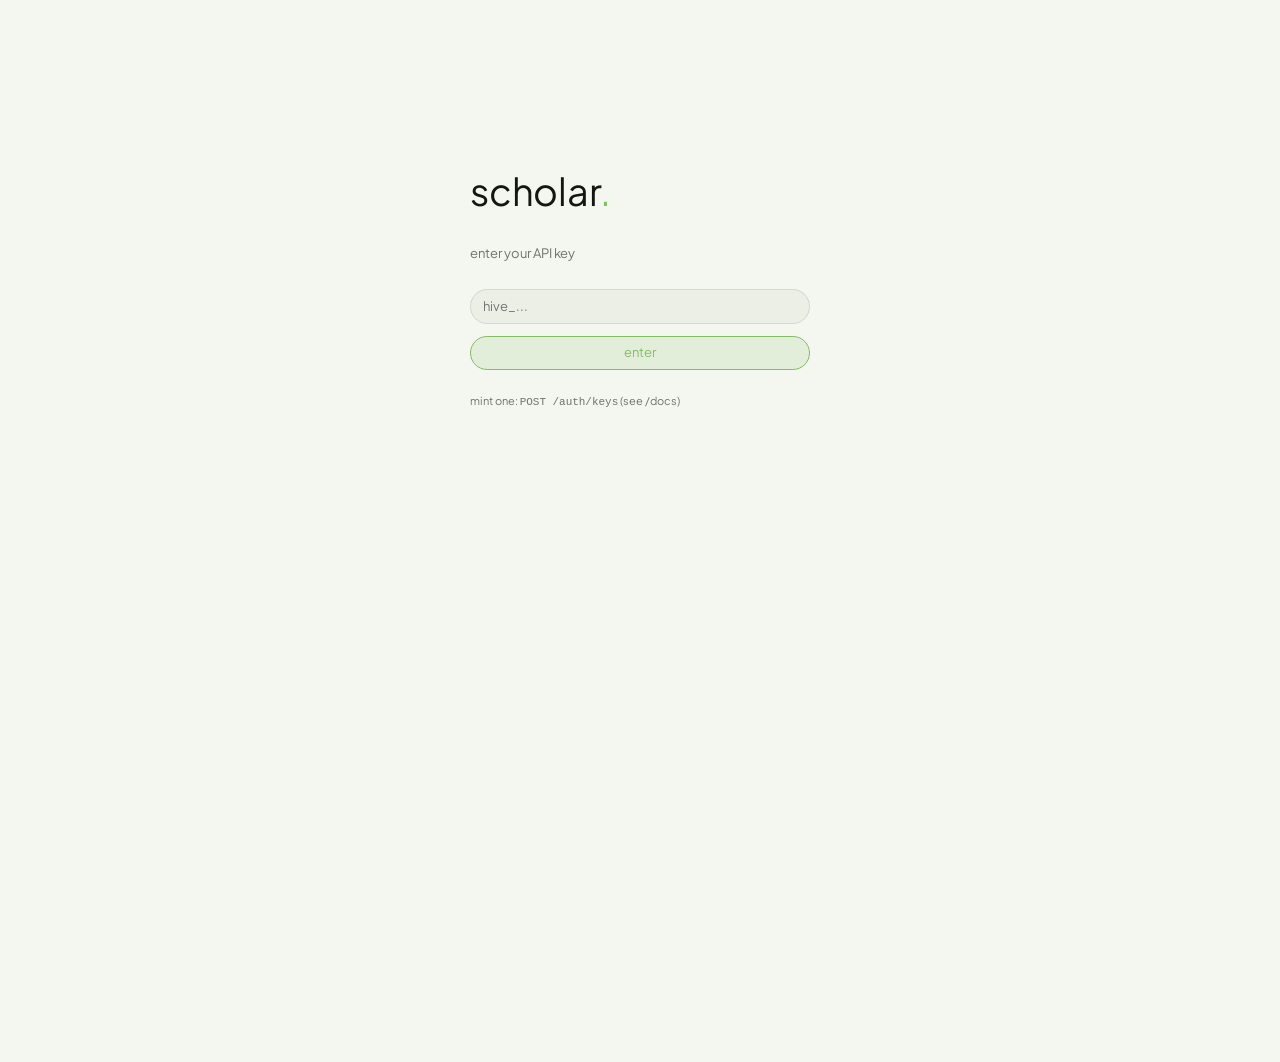
<file: webui/index.html>
<!doctype html>
<html lang="en">
<head>
<meta charset="utf-8" />
<meta name="viewport" content="width=device-width, initial-scale=1" />
<title>scholar.</title>
<link rel="preconnect" href="https://fonts.googleapis.com" />
<link href="https://fonts.googleapis.com/css2?family=Plus+Jakarta+Sans:wght@500;600;700;800&family=Inter:wght@400;500&display=swap" rel="stylesheet" />
<link rel="stylesheet" href="css/app.css?v=1781626287" />
</head>
<body>

<div id="gate" class="gate hidden">
  <h1 class="serif">scholar<span class="accent">.</span></h1>
  <p class="muted">enter your API key</p>
  <input id="gate-key" type="password" placeholder="hive_..." />
  <button class="primary" id="gate-go">enter</button>
  <p class="muted small">mint one: <code>POST /auth/keys</code> (see /docs)</p>
</div>

<div id="app" class="app hidden">

  <nav class="rail">
    <div class="rail-logo serif">s<span class="accent">.</span></div>
    <button class="rail-btn active" data-view="home" title="Home">⌂</button>
    <button class="rail-btn" data-view="insights" title="Cushion &amp; Analytics">◐</button>
    <button class="rail-btn" data-view="learn" title="Courses">✦</button>
    <div class="rail-spacer"></div>
    <button class="rail-btn" id="btn-theme" title="Toggle light / dark">☽</button>
    <button class="rail-btn" id="btn-settings" title="Settings">⚙</button>
  </nav>

  <nav class="bottom-nav">
    <button class="bn-btn" data-view="insights" title="Cushion &amp; Analytics">◐</button>
    <button class="bn-btn" id="btn-theme-mobile" title="Toggle light / dark">☽</button>
    <button class="bn-btn bn-home active" data-view="home" title="Home">⌂</button>
    <button class="bn-btn" id="btn-settings-mobile" title="Settings">⚙</button>
    <button class="bn-btn" data-view="learn" title="Courses">✦</button>
  </nav>

  <button class="collapse-tab" id="collapse-left" title="hide sidebar">‹</button>
    <aside class="sidebar" id="sidebar">
    <div class="side-section">
      <div class="side-head"><span>Courses</span>
        <button class="link-btn" id="btn-add-course">+ add</button></div>
      <div id="course-list"></div>
    </div>
    <div class="side-section">
      <div class="side-head"><span>Activities</span>
        <button class="link-btn" id="btn-add-activity">+ add</button></div>
      <div id="activity-list"></div>
    </div>
    <div class="side-section">
      <div class="side-head"><span>Canvas</span>
        <button class="link-btn" id="btn-canvas-cfg">configure</button></div>
      <div id="canvas-status" class="muted small">not configured</div>
      <button id="btn-canvas-sync" class="ghost small-btn hidden">↻ sync now</button>
    </div>
    <div class="side-section">
      <div class="side-head"><span>iCloud calendar</span>
        <button class="link-btn" id="btn-icloud-cfg">configure</button></div>
      <div id="icloud-status" class="muted small">not configured</div>
      <button id="btn-icloud-sync" class="ghost small-btn hidden">↻ sync now</button>
    </div>
  </aside>

  <main class="main">
    <header class="topbar">
      <div class="tb-global">
        <span class="brand" id="brand">scholar.</span>
        <span class="tb-spacer"></span>
        <div class="topbar-actions" id="topbar-actions">
          <div class="streak" id="streak" title="study streak"></div>
          <div class="cushion-chip" id="cushion-chip">cushion …</div>
          <button class="tb-pomo" id="btn-pomodoro" title="Pomodoro focus timer">🍅</button>
          <button class="primary" id="btn-add-task"><span class="ic">+</span><span class="lbl">task</span></button>
        </div>
      </div>
      <div class="tb-toolbar" id="tb-toolbar">
        <div class="viewtabs" id="viewtabs">
          <button data-view="day" class="day-tab-only-mobile">Day</button>
          <button data-view="twoDay">2 Day</button>
          <button data-view="week" class="active">Week</button>
          <button data-view="month">Month</button>
          <select id="view-n" title="next N days"><option value="">Next…</option>
            <option value="3">Next 3</option><option value="5">Next 5</option>
            <option value="7">Next 7</option></select>
        </div>
        <div class="weeknav">
          <button class="ghost" id="nav-today">today</button>
          <button class="ghost" id="nav-prev">‹</button>
          <button class="ghost" id="nav-next">›</button>
        </div>
        <span class="tb-spacer"></span>
        <span id="week-label" class="serif"></span>
      </div>
    </header>
    <div class="calendar" id="calendar"></div>
    <div class="analytics hidden" id="analytics"></div>
    <div class="learn-view hidden" id="learn"></div>
  </main>

  <button class="collapse-tab right" id="collapse-right" title="hide tasks">›</button>
    <aside class="panel" id="panel">
    <div class="panel-bar">
      <input id="task-search" placeholder="search tasks…" />
      <div class="panel-tools">
        <button id="btn-sort" class="ptool" title="sort tasks">⇅</button>
        <button id="btn-cushion" class="ptool" title="calculate cushion">◷</button>
      </div>
      <div id="sort-pop" class="ppop hidden">
        <div class="pp-sec">
          <label><input type="radio" name="sdir" value="asc" checked> Soonest first</label>
          <label><input type="radio" name="sdir" value="desc"> Latest first</label>
        </div>
        <div class="pp-sec pp-keys">
          <button data-sk="due" class="sk on">Due date</button>
          <button data-sk="estimate" class="sk">Total estimate</button>
          <button data-sk="need" class="sk">Time still needed</button>
          <button data-sk="plan" class="sk">Time left to plan</button>
          <button data-sk="priority" class="sk">Priority</button>
        </div>
      </div>
    </div>
    <div id="task-groups"></div>
  </aside>
</div>

<div class="mobile-backdrop" id="mobile-backdrop"></div>

<div id="modal-root"></div>

<script src="js/api.js?v=1781626287"></script>
<script src="js/calendar.js?v=1781626287"></script>
<script src="js/panel.js?v=1781626287"></script>
<script src="js/tutor.js?v=1781626287"></script>
<script src="js/learn.js?v=1781626287"></script>
<script src="js/app.js?v=1781626287"></script>
</body>
</html>
</file>
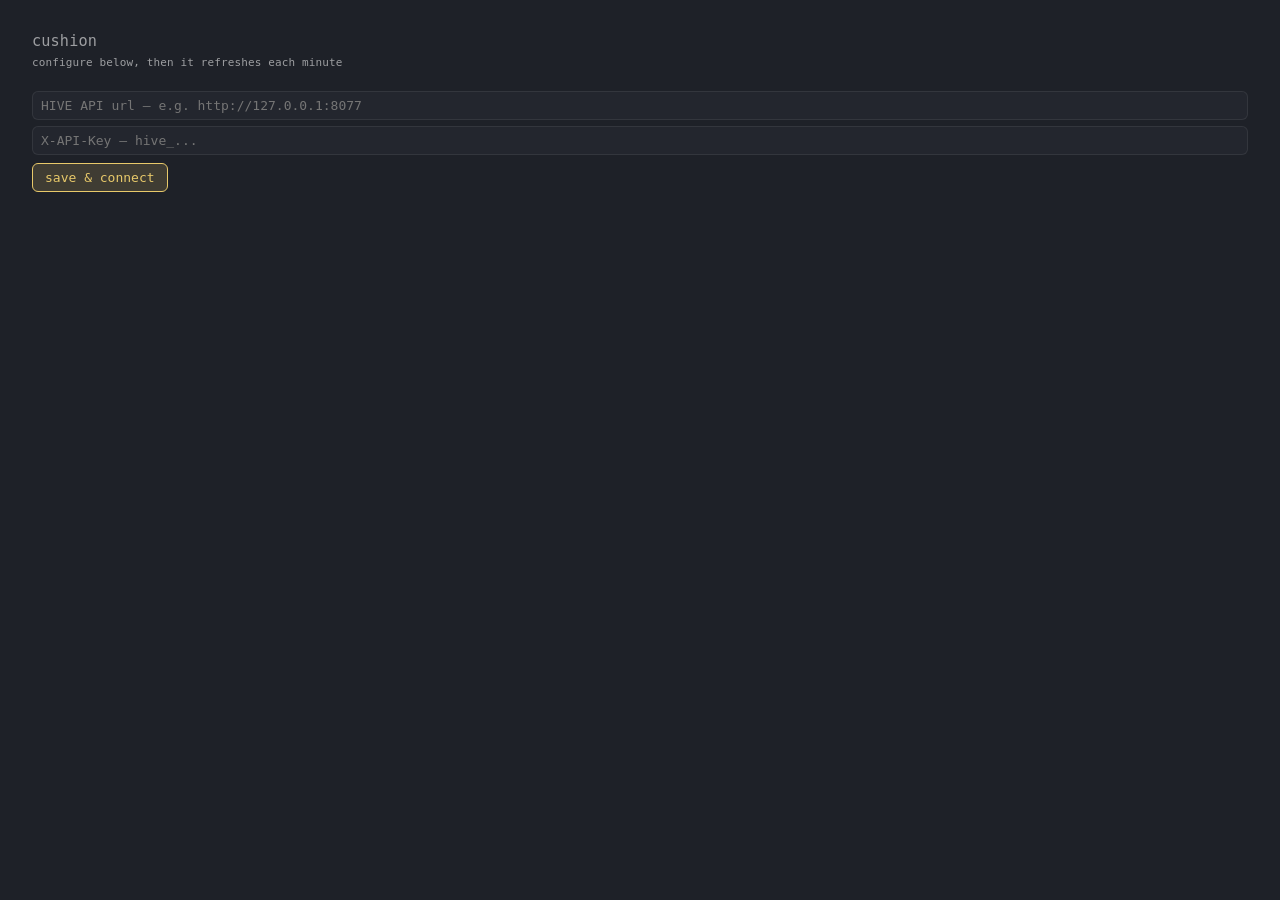
<file: sp-plugin/hive-cushion/index.html>
<!doctype html>
<html lang="en">
<head>
<meta charset="utf-8" />
<title>HIVE Cushion</title>
<style>
  /* ma. — self-contained so the iframe needs nothing from the host */
  :root {
    --bg: #1e2128; --bg-elev: #23262e;
    --line: rgba(242,242,242,0.08);
    --fg: rgb(242,242,242); --fg-muted: rgba(242,242,242,0.6);
    --amber: rgb(232,201,106); --amber-soft: rgba(232,201,106,0.16);
    --risk: #d98a7a;
  }
  html, body {
    margin: 0; padding: 16px; background: var(--bg); color: var(--fg);
    font-family: 'JetBrains Mono', ui-monospace, monospace;
    font-size: 13px; letter-spacing: 0.01em;
  }
  h3 { font-weight: 400; color: var(--fg-muted); margin: 0 0 4px;
       text-transform: lowercase; }
  .num { font-size: 2.2rem; margin: 2px 0 6px; }
  .ok .num { color: var(--amber); }
  .bad .num { color: var(--risk); }
  .verdict { color: var(--fg-muted); margin-bottom: 12px; }
  .card { border: 1px solid var(--line); border-radius: 6px;
          background: var(--bg-elev); padding: 10px 12px; margin-top: 8px; }
  .card .t { color: var(--fg); }
  .card .d { color: var(--fg-muted); font-size: 11px; margin-top: 2px; }
  .card.risk { border-color: var(--risk); }
  .err { color: var(--risk); }
  .cfg { margin-top: 16px; }
  .cfg input { width: 100%; box-sizing: border-box; background: var(--bg-elev);
    border: 1px solid var(--line); border-radius: 6px; color: var(--fg);
    font: inherit; padding: 6px 8px; margin-top: 6px; }
  .cfg button { margin-top: 8px; background: var(--amber-soft);
    border: 1px solid var(--amber); border-radius: 6px; color: var(--amber);
    font: inherit; padding: 6px 12px; cursor: pointer; }
  .muted { color: var(--fg-muted); font-size: 11px; }
</style>
</head>
<body>
  <h3>cushion</h3>
  <div id="out"><span class="muted">configure below, then it refreshes each minute</span></div>

  <div class="cfg" id="cfg">
    <input id="url" placeholder="HIVE API url — e.g. http://127.0.0.1:8077" />
    <input id="key" placeholder="X-API-Key — hive_..." type="password" />
    <button id="save">save &amp; connect</button>
    <div class="muted" id="cfghint"></div>
  </div>

<script>
  // NOTE on storage: kept in-memory + best-effort persistence so a panel
  // reopen doesn't always re-ask. If the iframe is sandboxed without
  // storage, it degrades to "re-enter on reload" gracefully.
  var CFG = { url: '', key: '' };
  try {
    var saved = window.localStorage && localStorage.getItem('hive-cushion-cfg');
    if (saved) { CFG = JSON.parse(saved); }
  } catch (e) { /* sandboxed — in-memory only */ }

  var out = document.getElementById('out');

  function esc(s) {
    return String(s).replace(/[&<>"']/g, function (c) {
      return { '&':'&amp;','<':'&lt;','>':'&gt;','"':'&quot;',"'":'&#39;' }[c];
    });
  }

  function render(c) {
    var ok = !!c.feasible;
    var risks = (c.per_task || []).filter(function (t) { return t.slack_min < 0; });
    var html =
      '<div class="' + (ok ? 'ok' : 'bad') + '">' +
      '<div class="num">' + esc(c.total_cushion_human || (c.total_cushion_min + 'm')) + '</div>' +
      '<div class="verdict">' + (ok
        ? 'on track for every deadline'
        : 'schedule infeasible — tightest point is negative') + '</div>' +
      '</div>';
    risks.slice(0, 5).forEach(function (t) {
      html += '<div class="card risk"><div class="t">' + esc(t.title) + '</div>' +
        '<div class="d">short by ' + Math.abs(t.slack_min) + ' min · due ' +
        esc((t.due_at || '').slice(0, 10)) + '</div></div>';
    });
    if ((c.unscheduled_task_ids || []).length) {
      html += '<div class="card"><div class="d">' + c.unscheduled_task_ids.length +
        ' task(s) with no due date — not counted</div></div>';
    }
    out.innerHTML = html;
  }

  function tick() {
    if (!CFG.url || !CFG.key) { return; }
    fetch(CFG.url.replace(/\/$/, '') + '/cushion', {
      headers: { 'X-API-Key': CFG.key },
    })
      .then(function (r) {
        if (!r.ok) { throw new Error('HTTP ' + r.status); }
        return r.json();
      })
      .then(render)
      .catch(function (e) {
        out.innerHTML = '<div class="err">cannot reach HIVE: ' + esc(e.message) +
          '</div><div class="muted">check url/key, CORS on the API, and that ' +
          'you are on the tailnet</div>';
      });
  }

  document.getElementById('save').onclick = function () {
    CFG.url = document.getElementById('url').value.trim();
    CFG.key = document.getElementById('key').value.trim();
    try {
      localStorage.setItem('hive-cushion-cfg', JSON.stringify(CFG));
      document.getElementById('cfghint').textContent = 'saved.';
    } catch (e) {
      document.getElementById('cfghint').textContent =
        'storage sandboxed — config held for this session only.';
    }
    tick();
  };

  if (CFG.url) { document.getElementById('url').value = CFG.url; }
  if (CFG.key) { document.getElementById('key').value = CFG.key; }
  tick();
  setInterval(tick, 60000);
</script>
</body>
</html>
</file>
<file: webui/css/app.css>
/* scholar. — one shared skin: green/near-black/off-white, used everywhere (Courses included) */
:root {
  /* structural (theme-independent) */
  --serif:'Plus Jakarta Sans',Inter,ui-sans-serif,system-ui,-apple-system,BlinkMacSystemFont,'Segoe UI',sans-serif;
  --sans:'Plus Jakarta Sans',Inter,ui-sans-serif,system-ui,-apple-system,BlinkMacSystemFont,'Segoe UI',sans-serif;
  --serif-weight:700;
  --pill:999px; --r:12px;
  --radius-sm:12px; --radius-md:16px; --radius-lg:22px; --radius-xl:28px;
  --blur:14px;
  --hourH:46px; --gutter:52px; --calHeadH:74px; --calPadTop:10px;
  --fontscale:1; --density:1;
  --col-left:218px; --col-right:300px;   /* live widths (animated to 0 on collapse) */
  /* fixed near-black brand for the rail/bottom pill nav — same in both themes, not
     user-toggled; named -navy from the old palette but no longer literally navy */
  --nav-navy:#14160F; --nav-navy-deep:#0D0F0A; --nav-fg:#F4F6F0;
}
/* light (default) — off-white + near-black text, green accents, shared with Courses */
:root, body.theme-light {
  --bg:#F4F6F0; --elev:#FFFFFF; --input:#ECEFE6; --raise:#FFFFFF;
  --fg:#14160F; --muted:#6E7568; --faint:#9CA398;
  --line:rgba(20,22,15,.10); --line-mid:rgba(20,22,15,.16);
  --green:#16A34A; --yellow:#F59E0B; --red:#E6484F; --sleep:#E7EBDF;
  --accent:#83BE62; --accent-soft:rgba(131,190,98,.16);
  --accent-rgb:131,190,98; --green-rgb:22,163,74; --yellow-rgb:245,158,11; --red-rgb:230,72,79;
  --accent-2:#4F8A34; --accent-2-soft:rgba(79,138,52,.14); --accent-2-rgb:79,138,52;
  --highlight:#EDE9C9; --highlight-rgb:237,233,201;
  --legend-plan:#8E8E93;
  --shadow-sm:0 1px 3px rgba(20,22,15,.07), 0 4px 12px rgba(20,22,15,.05);
  --shadow-md:0 6px 18px rgba(20,22,15,.09), 0 16px 40px rgba(20,22,15,.08);
  --shadow-lg:0 20px 50px rgba(20,22,15,.11), 0 30px 80px rgba(20,22,15,.10);
  --scrim:rgba(14,16,10,.42);
  --chrome-bg:rgba(255,255,255,.78);
}
/* dark — near-black page/chrome, green accents, shared with Courses' dark palette */
body.theme-dark {
  --bg:#12140F; --elev:#1C1F17; --input:#0F110C; --raise:#262B1E;
  --fg:#F4F6F0; --muted:#B9C0AF; --faint:#838A78;
  --line:rgba(200,208,190,.14); --line-mid:rgba(200,208,190,.22);
  --green:#4ADE80; --yellow:#FBBF24; --red:#F87171; --sleep:#0D0F0A;
  --accent:#83BE62; --accent-soft:rgba(131,190,98,.20);
  --accent-rgb:131,190,98; --green-rgb:74,222,128; --yellow-rgb:251,191,36; --red-rgb:248,113,113;
  --accent-2:#7FC95A; --accent-2-soft:rgba(127,201,90,.20); --accent-2-rgb:127,201,90;
  --highlight:#EDE9C9; --highlight-rgb:237,233,201;
  --legend-plan:#9CA398;
  --shadow-sm:0 1px 3px rgba(0,0,0,.35), 0 4px 14px rgba(0,0,0,.30);
  --shadow-md:0 6px 20px rgba(0,0,0,.38), 0 16px 40px rgba(0,0,0,.34);
  --shadow-lg:0 20px 50px rgba(0,0,0,.35), 0 30px 80px rgba(0,0,0,.45);
  --scrim:rgba(6,8,4,.6);
  --chrome-bg:rgba(18,20,15,.78);
}
* { box-sizing:border-box; }
html,body { height:100%; }
html { font-size:calc(16px * var(--fontscale)); }
body { margin:0; background:var(--bg); color:var(--fg); font-size:0.875rem;
  transition:background .25s ease, color .25s ease;
  font:400 13px/1.5 var(--sans); letter-spacing:-.0025em; overflow:hidden; }
.serif { font-family:var(--serif); font-weight:400; letter-spacing:-.005em; }
.accent { color:var(--accent); }
.muted { color:var(--muted); } .faint { color:var(--faint); }
.small { font-size:11px; } .hidden { display:none !important; }
button { font:inherit; color:var(--fg); background:var(--input);
  border:1px solid var(--line-mid); border-radius:var(--pill);
  padding:6px 14px; cursor:pointer; }
button:hover { border-color:var(--accent); color:var(--accent); }
button.primary { background:var(--accent-soft); border-color:var(--accent); color:var(--accent); }
button.ghost { background:transparent; border-color:var(--line); }
button.small-btn { padding:3px 10px; font-size:11px; margin-top:6px; }
.link-btn { background:none; border:none; padding:0; color:var(--accent); font-size:11px; }
input, select, textarea { font:inherit; color:var(--fg); background:var(--input);
  border:1px solid var(--line); border-radius:var(--pill); padding:7px 12px;
  width:100%; box-sizing:border-box; }
textarea { border-radius:var(--radius-sm); }
input:focus, select:focus, textarea:focus { outline:none; border-color:var(--accent-2); }

/* custom-styled dropdown replacing native <select> popups (OS/browser chrome
   can't be restyled with CSS alone) - .csel is display:contents so it's
   invisible to layout, keeping every existing .frow/.tz-pick rule intact. */
.csel { display:contents; }
.csel-native { position:absolute; opacity:0; width:0; height:0; padding:0; margin:0; border:0; pointer-events:none; }
.csel-trigger { position:relative; width:100%; box-sizing:border-box; text-align:left;
  display:flex; align-items:center; justify-content:space-between; gap:6px;
  font:inherit; color:var(--fg); background:var(--input);
  border:1px solid var(--line); border-radius:var(--pill); padding:7px 12px; cursor:pointer; }
.csel-trigger:after { content:'\25BE'; opacity:.55; font-size:11px; flex:0 0 auto; }
.csel-trigger:hover { border-color:var(--line-mid); }
.csel-trigger:focus-visible, .csel.open .csel-trigger { outline:none; border-color:var(--accent-2); }
.csel-trigger:disabled { opacity:.5; cursor:default; }
.csel-label { overflow:hidden; text-overflow:ellipsis; white-space:nowrap; }
.tz-pick .csel-trigger { flex:1; min-width:0; }
.csel-list { position:absolute; top:calc(100% + 4px); left:0; right:0; z-index:50;
  background:var(--elev); border:1px solid var(--line-mid); border-radius:var(--radius-sm);
  box-shadow:var(--shadow-md); max-height:240px; overflow:auto; padding:4px; }
.csel-opt { padding:8px 10px; border-radius:8px; cursor:pointer; font-size:13px; }
.csel-opt.hi { background:var(--accent-soft); color:var(--accent); }
.csel-opt.sel { font-weight:600; }
::selection { background:var(--accent-soft); }
* { scrollbar-width: thin; scrollbar-color: transparent transparent; }
*:hover { scrollbar-color: var(--line-mid) transparent; }
::-webkit-scrollbar { width:12px; height:12px; }
::-webkit-scrollbar-track { background:transparent; }
::-webkit-scrollbar-thumb { background:transparent; border-radius:999px;
  border:3px solid transparent; background-clip:content-box; min-height:40px;
  transition:background .2s ease; }
:hover::-webkit-scrollbar-thumb { background:var(--line-mid); background-clip:content-box; }
::-webkit-scrollbar-thumb:hover { background:var(--accent); background-clip:content-box; }
::-webkit-scrollbar-corner { background:transparent; }

/* breathing underline — beneath the living */
@keyframes breathe { 0%,100%{transform:scaleX(.18)} 50%{transform:scaleX(1)} }
.alive { position:relative; display:inline-block; }
.alive::after { content:''; position:absolute; left:0; right:0; bottom:-3px;
  height:1px; background:var(--accent); transform-origin:left center;
  animation:breathe 4s ease-in-out infinite; }

/* ---- gate ---- */
.gate { max-width:380px; margin:18vh auto; padding:0 20px;
  display:flex; flex-direction:column; gap:12px; }
.gate h1 { font-size:38px; margin:0; }

/* ---- layout ---- */
.app { display:grid; height:100vh; height:100dvh;
  grid-template-columns:56px var(--col-left) 1fr var(--col-right);
  transition:grid-template-columns .28s cubic-bezier(.4,0,.2,1); }

.rail { background:var(--bg); border-right:1px solid var(--line);
  display:flex; flex-direction:column; align-items:center;
  gap:10px; padding:14px 0; }
.rail-logo { font-size:22px; margin-bottom:8px; }
.rail-btn { width:36px; height:36px; padding:0; border-radius:50%;
  background:transparent; border:1px solid transparent; font-size:15px;
  color:var(--muted); }
.rail-btn.active, .rail-btn:hover { color:var(--accent);
  border-color:var(--line-mid); background:var(--elev); }
.rail-spacer { flex:1; }

.sidebar { background:var(--elev); border-right:1px solid var(--line);
  overflow-y:auto; padding:16px 14px; }
.side-section { margin-bottom:22px; }
.side-head { display:flex; justify-content:space-between; align-items:baseline;
  font-family:var(--serif); font-size:16px; color:var(--muted); margin-bottom:8px; }
.side-item { display:flex; align-items:center; gap:8px; padding:6px 8px;
  border-radius:8px; border:1px solid transparent; cursor:default; }
.side-item:hover { background:var(--input); border-color:var(--line); }
.side-item .dot { width:9px; height:9px; border-radius:50%; flex:none; }
.side-item .nm { flex:1; min-width:0; overflow:hidden; text-overflow:ellipsis;
  white-space:nowrap; }
.side-item .meta { font-size:10px; color:var(--faint); }
.side-item .x { visibility:hidden; color:var(--faint); background:none;
  border:none; padding:0 2px; }
.side-item:hover .x { visibility:visible; }
.side-item[draggable="true"] { cursor:grab; }
.side-item.dragging { opacity:.45; }
.side-item.drop-before { box-shadow:inset 0 2px 0 var(--accent); }
.side-item.drop-after { box-shadow:inset 0 -2px 0 var(--accent); }

.main { display:flex; flex-direction:column; min-width:0; min-height:0; height:100vh; height:100dvh; }
.topbar { display:flex; flex-direction:column; padding:0; border-bottom:1px solid var(--line); }
.tb-global { display:flex; align-items:center; gap:14px; padding:9px 16px; white-space:nowrap; overflow:hidden; }
.tb-toolbar { display:flex; align-items:center; gap:10px; padding:7px 16px; border-top:1px solid var(--line); white-space:nowrap; overflow:hidden; }
.tb-spacer { flex:1; min-width:8px; }
.brand { font-family:var(--serif); font-size:21px; line-height:1; flex:0 0 auto; color:var(--fg); }
#btn-add-task { display:inline-flex; align-items:center; gap:6px; }
#btn-add-task .ic { font-size:15px; line-height:1; }
.topbar-actions { display:flex; align-items:center; gap:10px; flex:0 0 auto; }
/* responsive collapse — driven by ResizeObserver on .main (see initTopbarResize) */
.topbar[data-w="md"] .brand,
.topbar[data-w="sm"] .brand,
.topbar[data-w="xs"] .brand { display:none; }
.topbar[data-w="sm"] .streak .dot,
.topbar[data-w="xs"] .streak .dot { display:none; }
.topbar[data-w="sm"] #nav-today,
.topbar[data-w="xs"] #nav-today { display:none; }
.topbar[data-w="xs"] #btn-add-task .lbl { display:none; }
.topbar[data-w="xs"] #week-label { font-size:14px; }
.tabs { display:flex; gap:4px; }
.tab { background:none; border:none; padding:6px 10px; border-radius:0;
  border-bottom:2px solid transparent; }
.tab.active { color:var(--accent); border-bottom-color:var(--accent); }
.weeknav { display:flex; align-items:center; gap:6px; }
#week-label { font-size:17px; margin-left:6px; }
.cushion-chip { margin-left:0; padding:5px 14px; border-radius:var(--pill);
  border:1px solid var(--line-mid); font-size:12px; }

/* first-open greeting screen */
.greet-screen { position:fixed; inset:0; z-index:300; display:flex; align-items:center;
  justify-content:center; background:var(--bg); opacity:0; transition:opacity .55s ease; pointer-events:none; }
.greet-screen.in { opacity:1; pointer-events:auto; }
.greet-text { font-family:var(--serif); font-size:clamp(30px, 6vw, 58px); color:var(--fg);
  opacity:0; transform:translateY(10px); transition:opacity .8s ease .1s, transform .8s ease .1s; }
.greet-screen.in .greet-text { opacity:1; transform:translateY(0); }
.cushion-chip.ok { color:var(--green); border-color:var(--green); }
.cushion-chip.bad { color:var(--red); border-color:var(--red); }

/* ---- calendar (hand-rolled, no third-party library) ---- */
.calendar { flex:1; min-height:0; overflow:auto; position:relative; }
.cal-grid { display:grid;
  grid-template-columns:var(--gutter) repeat(7,1fr);
  grid-template-rows:var(--calHeadH) calc(24 * var(--hourH) + var(--calPadTop) * 2);
  min-width:760px; }
/* row 1: corner + 7 day headers */
.cal-corner { grid-row:1; grid-column:1;
  position:sticky; top:0; left:0; z-index:6; background:var(--bg); }
.cal-head { grid-row:1; position:sticky; top:0; z-index:5; background:var(--bg);
  padding:8px 4px 6px; text-align:center; height:var(--calHeadH); }
.cal-head .dow { color:var(--muted); font-size:11px; font-weight:600; text-transform:uppercase; letter-spacing:.04em; }
.cal-head .dom { font-family:var(--serif); font-weight:700; font-size:19px; margin-top:2px; }
.cal-head .dom span { display:inline-flex; align-items:center; justify-content:center;
  min-width:30px; height:30px; border-radius:999px; transition:background .15s ease, color .15s ease; }
.cal-head.today .dom span { background:var(--accent); color:#fff; }
.cal-head .freelab { font-size:10px; color:var(--muted); margin-top:3px; }
.cal-head .duebanner { margin-top:4px; font-size:10px; background:var(--accent-soft);
  color:var(--accent); border-radius:var(--pill); padding:1px 6px; display:inline-block; }
/* row 2: gutter + 7 day columns, sharing one baseline */
.gutter-cell { grid-row:2; grid-column:1;
  position:sticky; left:0; background:var(--bg); z-index:4;
  height:calc(24 * var(--hourH)); }
.hour-label { position:absolute; right:6px; font-size:10px; color:var(--faint);
  transform:translateY(-50%); }
.cal-grid > .day-col { grid-row:2; }

.day-col { position:relative; border-left:1px solid rgba(var(--accent-rgb),.06);
  background:var(--bg); transition:background .15s ease; }
.day-col .sleep { position:absolute; left:0; right:0; background-color:var(--sleep);
  background-image:repeating-linear-gradient(135deg, rgba(255,255,255,.028) 0px, rgba(255,255,255,.028) 1px, transparent 1px, transparent 9px);
  transition:background-color .25s ease; }
/* past days: a soft scrim, no text label */
.day-col.past { background:rgba(var(--accent-rgb),.02); }
.day-col.past::after { content:''; position:absolute; inset:0;
  background:var(--scrim); opacity:.06; z-index:1; pointer-events:none; }
/* today's elapsed portion — tint behind blocks */
.passed-tint { position:absolute; left:0; right:0; background:var(--scrim);
  opacity:.10; z-index:1; pointer-events:none; }
/* blocks sitting in passed time read darker/dimmer */
.ev.planned.passed { opacity:.5; filter:saturate(.6); }
.ev.planned { z-index:2; }
.hour-line { position:absolute; left:0; right:0; border-top:1px solid rgba(var(--accent-rgb),.06); }
.now-line { position:absolute; left:0; right:0; height:0;
  border-top:1.5px solid var(--red); z-index:3; }
.now-line::before { content:''; position:absolute; left:-3px; top:-3px;
  width:7px; height:7px; border-radius:50%; background:var(--red); box-shadow:0 0 0 3px rgba(var(--red-rgb),.18); }
.due-flag { position:absolute; right:4px; z-index:3; font-size:9px; font-weight:600;
  background:var(--raise); border:0; box-shadow:var(--shadow-sm);
  border-radius:var(--pill); padding:2px 8px; color:var(--fg);
  max-width:88%; overflow:hidden; white-space:nowrap; text-overflow:ellipsis; }
.due-flag.red { color:var(--red); }

.ev { position:absolute; left:3px; right:3px; border-radius:var(--radius-sm);
  padding:4px 8px; font-size:11px; overflow:hidden; z-index:2; border:0;
  box-shadow:0 1px 2px rgba(30,32,60,.08); transition:box-shadow .15s ease, transform .15s ease; }
.ev .t { font-weight:600; white-space:nowrap; overflow:hidden;
  text-overflow:ellipsis; }
.ev .d { font-size:9px; opacity:.75; }
.ev.activity { cursor:grab; }
.ev.activity:hover { box-shadow:var(--shadow-sm); transform:translateY(-1px); }
.ev.planned { cursor:grab; }
.ev.planned:hover { box-shadow:var(--shadow-sm); transform:translateY(-1px); }
.ev.planned.done { opacity:.45; text-decoration:line-through; }
.ev .rs { position:absolute; left:0; right:0; height:8px; cursor:ns-resize; z-index:2; }
.ev .rs-top { top:0; }
.ev .rs-bot { bottom:0; }
/* little grab-tab, shown on hover */
.ev .rs::after { content:''; position:absolute; left:50%; transform:translateX(-50%);
  width:22px; height:3px; border-radius:2px; background:currentColor; opacity:0;
  transition:opacity .14s ease; }
.ev .rs-top::after { top:2px; }
.ev .rs-bot::after { bottom:2px; }
.ev:hover .rs::after { opacity:.5; }
.ev .rs:hover::after { opacity:.9; }
.ev.dragging { opacity:.7; z-index:6; box-shadow:var(--shadow-md); }
.day-col.droptarget { background:rgba(var(--accent-rgb),.06); }
.drop-ghost { position:absolute; left:3px; right:3px; z-index:5;
  border:1.5px dashed var(--accent); border-radius:var(--radius-sm);
  background:var(--accent-soft); pointer-events:none; font-size:10px; font-weight:600;
  color:var(--accent); padding:3px 8px; }

/* ---- right panel ---- */
.panel { background:var(--elev); border-left:1px solid var(--line);
  padding:14px 12px; display:flex; flex-direction:column; min-height:0; overflow:hidden; }
.panel-bar { position:relative; flex:0 0 auto; }
.panel-bar input { width:100%; margin-bottom:0; }
.panel-tools { display:flex; gap:6px; margin:10px 0 12px; }
.ptool { width:36px; height:30px; background:var(--input); border:1px solid var(--line);
  border-radius:9px; color:var(--muted); cursor:pointer; font-size:14px;
  display:flex; align-items:center; justify-content:center; padding:0; line-height:1;
  transition:background .15s ease, color .15s ease, border-color .15s ease; }
.ptool:hover { color:var(--fg); border-color:var(--accent); }
.ptool.busy { animation:spin .8s linear infinite; pointer-events:none; }
@keyframes spin { to { transform:rotate(360deg); } }
#task-groups { flex:1; min-height:0; overflow-y:auto; padding-right:2px; }
.ppop { position:absolute; right:0; top:74px; z-index:20; width:212px;
  background:var(--elev); border:1px solid var(--line); border-radius:12px; padding:8px;
  box-shadow:0 14px 34px rgba(0,0,0,.45); animation:spaneIn .16s ease; }
.pp-sec { display:flex; flex-direction:column; gap:6px; padding:6px 2px; }
.pp-sec + .pp-sec { border-top:1px solid var(--line); margin-top:2px; }
.pp-sec label { font-size:12px; color:var(--fg); display:flex; gap:8px; align-items:center; cursor:pointer; }
.pp-sec input[type=radio] { accent-color:var(--accent); width:14px; height:14px; margin:0; flex:0 0 auto; }
.pp-keys .sk { text-align:left; background:none; border:none; color:var(--muted);
  padding:6px 8px; border-radius:7px; font-size:12px; cursor:pointer; }
.pp-keys .sk:hover { background:var(--input); color:var(--fg); }
.pp-keys .sk.on { background:var(--accent-soft); color:var(--accent); }
.tgroup { margin-bottom:14px; }
.tgroup-head { font-family:var(--serif); font-size:15px; color:var(--muted);
  margin:8px 0 6px; display:flex; gap:8px; align-items:baseline;
  cursor:pointer; user-select:none; }
.tgroup-head .tg-name { flex:0 1 auto; }
.tg-chev { font-size:10px; color:var(--faint); font-family:var(--sans); }
.tgroup-head .ct { font-size:11px; color:var(--faint); font-family:var(--sans); margin-left:auto; }
.tgroup-head.red { color:var(--red); }
.tcard { background:var(--input); border:1px solid var(--line);
  border-radius:var(--r); padding:8px 10px; margin-bottom:7px;
  cursor:grab; position:relative; }
.tcard:hover { border-color:var(--line-mid); }
.tcard .course { font-size:10px; display:flex; gap:5px; align-items:center; }
.tcard .course .dot { width:7px; height:7px; border-radius:50%; }
.tcard .title { margin:3px 0 4px; font-size:0.95rem; }
.tcard .meta { font-size:10px; color:var(--faint); display:flex; gap:8px;
  flex-wrap:wrap; }
.tcard .cushion { font-size:10px; }
.tcard .cushion.green { color:var(--green); }
.tcard .cushion.yellow { color:var(--yellow); }
.tcard .cushion.red { color:var(--red); }
.tcard .row-actions { position:absolute; top:6px; right:8px; display:none; gap:6px; }
.tcard:hover .row-actions { display:flex; }
.tcard .row-actions button { background:none; border:none; padding:0;
  font-size:12px; color:var(--faint); }
.tcard .row-actions button:hover { color:var(--accent); }
.flagged { color:var(--yellow); }

/* ---- modal ---- */
.overlay { position:fixed; inset:0; background:rgba(0,0,0,.55); z-index:50;
  display:flex; align-items:center; justify-content:center; }
.modal { background:var(--elev); border:1px solid var(--line-mid);
  border-radius:16px; width:min(480px, 94vw); max-height:88vh; overflow-y:auto;
  padding:20px 22px; }
.modal h2 { font-family:var(--serif); font-weight:400; margin:0 0 14px; }
.frow { display:flex; gap:8px; margin-bottom:10px; flex-wrap:wrap; }
.frow > * { flex:1; min-width:120px; }
.frow label { flex:100%; font-size:11px; color:var(--muted); margin-bottom:-4px; }
.modal .actions { display:flex; gap:8px; justify-content:flex-end; margin-top:14px; }
.swatches { display:flex; gap:8px; flex-wrap:wrap; }
.swatch { width:24px; height:24px; border-radius:50%; cursor:pointer;
  border:2px solid transparent; }
.swatch.sel { border-color:var(--fg); }
.daypick { display:flex; gap:5px; flex-wrap:wrap; }
.daypick button { padding:4px 10px; font-size:11px; }
.daypick .d-btn.sel { background:var(--accent-soft); border-color:var(--accent);
  color:var(--accent); }
/* per-day "different time?" override - hidden until that day is picked */
.daychip { display:flex; flex-direction:column; align-items:center; gap:3px; }
.daychip .d-ov-toggle { display:none; width:18px; height:18px; padding:0; font-size:10px;
  line-height:1; border-radius:50%; opacity:.5; }
.daychip.show-ov .d-ov-toggle { display:inline-flex; align-items:center; justify-content:center; }
.daychip .d-ov-toggle.on { opacity:1; background:var(--accent-2-soft); border-color:var(--accent-2); color:var(--accent-2); }
.d-ov-times { display:none; gap:3px; }
.d-ov-times.show { display:flex; }
.d-ov-times input[type="time"] { width:76px; padding:2px 3px; font-size:10px; }
@media (max-width:1000px) {
  /* phones + portrait iPad: the courses/activities sidebar and the task
     panel used to just be zeroed out here with no way to get them back.
     Turn them into off-canvas drawers instead, opened via the existing
     collapse-tab arrows, so nothing the app can do becomes unreachable. */
  .app { grid-template-columns:48px 1fr; }

  .sidebar, .panel {
    position:fixed; top:0; bottom:0; z-index:41;
    width:min(84vw, 320px);
    opacity:1 !important; pointer-events:auto !important;
    transition:transform .28s cubic-bezier(.4,0,.2,1);
    box-shadow:0 0 36px rgba(0,0,0,.4);
  }
  .sidebar { left:48px; transform:translateX(-100%);
    padding-top:calc(16px + env(safe-area-inset-top));
    padding-bottom:calc(16px + env(safe-area-inset-bottom)); }
  .panel { right:0; transform:translateX(100%);
    padding-top:calc(14px + env(safe-area-inset-top));
    padding-bottom:calc(14px + env(safe-area-inset-bottom));
    padding-right:calc(12px + env(safe-area-inset-right)); }
  body.show-left .sidebar { transform:translateX(0); }
  body.show-right .panel { transform:translateX(0); }

  .mobile-backdrop { display:none; position:fixed; inset:0; z-index:40; background:rgba(0,0,0,.45); }
  body.show-left .mobile-backdrop, body.show-right .mobile-backdrop { display:block; }

  /* collapse-tab arrows double as the drawer open/close toggle on mobile —
     move off the icon rail and size up to a real touch target */
  .collapse-tab { width:34px; height:56px; z-index:42; }
  #collapse-left { left:48px; }
  #collapse-right { right:0; }

  /* touch targets: bump the smallest icon buttons to ~44px, mobile-only
     so desktop density is untouched */
  .rail-btn { width:44px; height:44px; font-size:17px; }
  .ptool { width:44px; height:44px; }
  .tb-pomo { width:44px; height:44px; }
  .swatch { width:36px; height:36px; }
  .sw-icon, .sw-ic, .rw .ic, .sw-x { width:40px; height:40px; }
  .gr-x { padding:9px; }
  .dur .dstep { padding:8px; }
  .awk-h { width:20px; height:20px; }

  /* iOS Safari auto-zooms on focusing any input under 16px font-size */
  input, select, textarea { font-size:16px; }

  /* notch / home-indicator safe areas */
  .rail { padding-top:calc(14px + env(safe-area-inset-top));
    padding-bottom:calc(14px + env(safe-area-inset-bottom)); }
  .topbar { padding-top:env(safe-area-inset-top); }
}

@media (max-width:480px) {
  /* v5k syllabus-import review grid used fixed px columns that overflowed
     the modal on narrow phones; shrink them and add a scroll fallback */
  .syl-rows { overflow-x:auto; }
  .syl-row { grid-template-columns:auto 1fr 116px 92px; min-width:300px; }
}

/* clearer selected swatch + live ring (fix 5) */
.swatch { width:30px; height:30px; border-radius:50%; cursor:pointer;
  border:2px solid transparent; box-sizing:border-box; transition:transform .12s ease; }
.swatch:hover { transform:scale(1.08); }
.swatch.sel { box-shadow:0 0 0 2px var(--bg), 0 0 0 4px var(--accent); }
.swatches { display:flex; gap:10px; flex-wrap:wrap; }
/* modal cancel button row */
.modal .actions { display:flex; gap:8px; justify-content:flex-end; align-items:center; }
.modal .actions .spacer { flex:1; }
/* task-list view (fix 6) */
.tasklist { padding:14px 18px; overflow:auto; }
.tl-group { margin-bottom:18px; }
.tl-course { font-family:var(--serif); font-size:17px; margin-bottom:6px;
  display:flex; align-items:center; gap:8px; }
.tl-row { display:flex; align-items:center; gap:10px; padding:8px 10px;
  border:1px solid var(--line); border-radius:var(--r); margin-bottom:6px; }
.tl-row .grow { flex:1; min-width:0; }
.tl-row .cu { font-size:11px; padding:1px 8px; border-radius:var(--pill); }
.tl-row .cu.green { color:var(--green); border:1px solid var(--green); }
.tl-row .cu.yellow { color:var(--yellow); border:1px solid var(--yellow); }
.tl-row .cu.red { color:var(--red); border:1px solid var(--red); }
.tl-row .cu.none { color:var(--faint); border:1px solid var(--line); }

/* click-to-edit affordance + modal danger / left actions */
.side-item.clickable { cursor:pointer; border-radius:8px; }
.side-item.clickable:hover { background:var(--elev); }
.actions.left { justify-content:flex-start; }
.danger-btn { color:var(--red); border-color:var(--red); }
.danger-btn:hover { background:rgba(var(--red-rgb),.14); color:var(--red); }
/* button.primary (element+class) otherwise beats .danger-btn (class alone)
   on specificity, so a solid-weight confirm button (confirmModal's "delete")
   would render green instead of red - this wins outright. */
button.primary.danger-btn { color:var(--red); border-color:var(--red); background:rgba(var(--red-rgb),.12); }
button.primary.danger-btn:hover { background:rgba(var(--red-rgb),.18); color:var(--red); }

/* duration number + unit */
.dur-field { display:flex; gap:6px; }
.dur-field input { flex:1; min-width:0; }
.dur-field select { width:74px; flex:none; }

/* study streak dots */
.streak { display:flex; gap:4px; align-items:center; margin-left:14px; }
.streak .dot { width:9px; height:9px; border-radius:50%; background:var(--input);
  border:1px solid var(--line); }
.streak .dot.l1 { background:var(--accent-soft); border-color:var(--accent); }
.streak .dot.l2 { background:rgba(var(--accent-rgb),.5); border-color:var(--accent); }
.streak .dot.l3 { background:var(--accent); border-color:var(--accent); }
.streak .flame { font-size:13px; margin-right:2px; color:var(--accent); }
.streak .n { font-size:11px; color:var(--muted); margin-left:4px; }

/* view tabs */
.viewtabs { display:flex; gap:4px; align-items:center; margin-right:8px; }
.viewtabs button { padding:5px 12px; border-radius:var(--pill);
  background:var(--input); border:1px solid var(--line-mid); font-size:12px; }
.viewtabs button.active { background:var(--accent-soft); border-color:var(--accent);
  color:var(--accent); }
.viewtabs select { padding:5px 8px; font-size:12px; }

/* location->tz picker */
.tz-pick { display:flex; gap:6px; }
.tz-pick select { flex:1; min-width:0; }

/* compact confirm dialog — replaces native confirm() everywhere; its own
   overlay layer (not #modal-root) so it stacks above any modal already open */
.confirm-overlay { z-index:90; }
.confirm-modal { width:min(360px, 90vw) !important; padding:22px !important; }
.confirm-msg { margin:0 0 18px; font-size:0.95rem; color:var(--fg); line-height:1.5; }

/* month grid — whitespace separates cells, not lines */
.month-grid { display:grid; grid-template-columns:repeat(7,1fr);
  grid-auto-rows:minmax(96px,1fr); gap:6px; background:transparent; border:0; padding:2px; }
.mgrid-in { animation:spaneIn .22s cubic-bezier(.4,0,.2,1); }
.month-cell { background:var(--bg); padding:8px; overflow:hidden; border-radius:var(--radius-sm);
  cursor:pointer; transition:background .15s ease; }
.month-cell:hover { background:var(--input); }
.month-cell .dom { font-family:var(--serif); font-weight:700; font-size:14px; color:var(--muted); }
.month-cell .dom span { display:inline-flex; align-items:center; justify-content:center;
  min-width:24px; height:24px; border-radius:999px; }
.month-cell.today .dom span { background:var(--accent); color:#fff; }
.month-cell.dim { opacity:.4; }
.month-head { display:grid; grid-template-columns:repeat(7,1fr);
  text-align:center; color:var(--muted); font-size:11px; padding:6px 0; }

/* month event pills — same color language as week view's .ev blocks */
.mev-list { display:flex; flex-direction:column; gap:3px; margin-top:4px; }
.mev { display:flex; align-items:center; gap:5px; padding:2px 6px; border-radius:6px;
  border:1px solid transparent; font-size:10px; white-space:nowrap; overflow:hidden;
  cursor:pointer; transition:transform .12s ease, filter .12s ease; }
.mev:hover { transform:translateX(1px); filter:brightness(1.08); }
.mev .dot { width:6px; height:6px; border-radius:50%; flex:0 0 auto; }
.mev .tt { overflow:hidden; text-overflow:ellipsis; color:var(--fg); }
.mev-more { font-size:10px; color:var(--muted); margin-top:2px; cursor:pointer; }
.mev-more:hover { color:var(--accent); text-decoration:underline; }

/* day popover — agenda + quick add, anchored near the clicked cell */
.day-pop { position:fixed; z-index:70; width:260px; max-height:360px; display:flex; flex-direction:column;
  background:var(--raise); border:1px solid var(--line-mid); border-radius:var(--radius-md);
  box-shadow:var(--shadow-lg); padding:14px; animation:pop .16s cubic-bezier(.4,0,.2,1); }
.day-pop-head { font-family:var(--serif); font-size:15px; font-weight:600; margin-bottom:8px; }
.day-pop-list { display:flex; flex-direction:column; gap:2px; overflow-y:auto; margin:0 -6px; padding:0 6px; }
.day-pop-row { display:flex; align-items:center; gap:8px; padding:7px 6px; border-radius:8px; cursor:pointer; }
.day-pop-row:hover { background:var(--input); }
.day-pop-row .dot { width:7px; height:7px; border-radius:50%; flex:0 0 auto; }
.day-pop-row .dp-txt { display:flex; flex-direction:column; min-width:0; overflow:hidden; }
.day-pop-row .dp-txt b { font-size:12px; font-weight:500; color:var(--fg); white-space:nowrap;
  overflow:hidden; text-overflow:ellipsis; }
.day-pop-row .dp-sub { font-size:10px; color:var(--muted); }
.day-pop-actions { display:flex; gap:6px; margin-top:10px; padding-top:10px; border-top:1px solid var(--line); }
.day-pop-actions button { flex:1; font-size:11px; padding:6px 8px; }

/* ‹ -> points up */
.stepper .seg .st-dn { transform:rotate(-90deg); }  /* › -> points down */

/* typeable h/m duration */
.dur { display:flex; gap:12px; }
.dur .dseg { display:flex; flex-direction:column; align-items:center;
  background:var(--input); border:1px solid var(--line); border-radius:14px;
  padding:4px 10px 6px; position:relative; }
.dur .dseg input { width:42px; text-align:center; background:none; border:none;
  color:var(--fg); font-family:var(--serif); font-size:22px; padding:0; }
.dur .dseg input:focus { outline:none; }
.dur .dseg i { position:absolute; right:8px; bottom:9px; color:var(--muted);
  font-style:normal; font-size:11px; pointer-events:none; }
.dur .dstep { background:none; border:none; color:var(--faint); cursor:pointer;
  font-size:9px; line-height:1; padding:1px; }
.dur .dstep:hover { color:var(--accent); }

/* timer modal */
.timer { text-align:center; margin:14px 0; }
.t-read { font-family:var(--serif); font-size:42px; letter-spacing:1px; }
.t-ctrls { display:flex; gap:8px; justify-content:center; margin-top:10px; }
.t-manual { display:flex; gap:6px; align-items:center; justify-content:center; margin-top:12px; }
.t-manual input { width:70px; text-align:center; }

/* plan button on task hover */
.tcard { position:relative; }
.plan-btn { position:absolute; bottom:8px; right:8px; opacity:0; transition:opacity .12s;
  font-size:11px; padding:3px 10px; border-radius:var(--pill);
  background:var(--accent-soft); border:1px solid var(--accent); color:var(--accent); }
.tcard:hover .plan-btn { opacity:1; }

/* collapsible panels */
.collapse-tab { position:fixed; top:50%; z-index:30; width:18px; height:46px;
  background:var(--elev); border:1px solid var(--line); color:var(--muted);
  border-radius:0 8px 8px 0; cursor:pointer; }
.collapse-tab.right { right:0; border-radius:8px 0 0 8px; }
#collapse-left { left:0; }
body.no-left  { --col-left:0px; }
body.no-right { --col-right:0px; }
.sidebar, .panel { overflow:hidden; min-width:0; transition:opacity .2s ease; }
body.no-left .sidebar, body.no-right .panel { opacity:0; pointer-events:none; }

/* v4c animations */
@keyframes pop { from { opacity:0; transform:translateY(6px) scale(.985); } to { opacity:1; transform:none; } }
@keyframes fade { from { opacity:0; } to { opacity:1; } }
.overlay { animation:fade .16s ease; }
.modal { animation:pop .2s cubic-bezier(.4,0,.2,1); }
.tcard { transition:border-color .15s ease, transform .12s ease, background .15s ease; }
.tcard:hover { transform:translateY(-1px); }
button { transition:border-color .15s ease, color .15s ease, background .15s ease; }
.ev { transition:top .12s ease, height .12s ease, box-shadow .15s ease; }
.ev.dragging { transition:none; box-shadow:0 6px 18px rgba(0,0,0,.35); }
.side-item { transition:background .15s ease; }
.streak .dot { transition:background .3s ease, border-color .3s ease; }
.tab, .viewtabs button { transition:color .15s ease, background .15s ease, border-color .15s ease; }
.collapse-tab { transition:background .15s ease, color .15s ease; }

/* density */
.tcard { padding:calc(12px * var(--density)) calc(14px * var(--density)); }
.side-item { padding:calc(7px * var(--density)) calc(8px * var(--density)); }

/* task card: logged + live timing chips */
.tcard .meta .logged { color:var(--muted); }
.tcard .meta .timing { color:var(--accent); display:inline-flex; align-items:center; gap:5px;
  font-variant-numeric:tabular-nums; }
.tcard .meta .timing .tp-dot { width:6px; height:6px; border-radius:50%; background:var(--accent);
  animation:pulse 1.4s ease-in-out infinite; }
/* settings morph-open (scale from center, gentle overshoot) */
@keyframes morphIn { from { opacity:0; transform:scale(.9); } to { opacity:1; transform:scale(1); } }

/* Day tab only on phones (Week/2-Day already cover it on desktop) */
@media (min-width:768px){ .day-tab-only-mobile { display:none; } }


/* ============================================================
   SETTINGS v2 — left rail + single-scroll sections (ma.)
   ============================================================ */
.settings2-modal { width:min(840px, 95vw) !important; height:min(660px, 90vh) !important;
  max-height:90vh !important; padding:0 !important; overflow:hidden !important;
  animation:morphIn .26s cubic-bezier(.34,1.1,.5,1); }
.settings2 { display:grid; grid-template-columns:180px 1fr; height:100%; }

/* left rail */
.snav { background:var(--input); border-right:1px solid var(--line);
  border-radius:16px 0 0 16px; padding:24px 12px; display:flex; flex-direction:column; gap:2px; }
.snav-head { font-family:var(--serif); font-size:1.1rem; color:var(--fg);
  padding:0 10px 16px; }
.snav-item { text-align:left; background:none; border:none; color:var(--muted);
  padding:10px 12px; border-radius:9px; font-size:0.9rem; cursor:pointer;
  transition:background .16s ease, color .16s ease; }
.snav-item:hover { background:var(--elev); color:var(--fg); }
.snav-item.active { background:var(--accent-soft); color:var(--accent); }

/* right scroll area */
.sscroll { display:flex; flex-direction:column; overflow-y:auto; height:100%; }
.spanes { flex:1; padding:32px 38px 8px; }
.spane { animation:spaneIn .24s cubic-bezier(.4,0,.2,1); }
.spane.hidden { display:none; }
@keyframes spaneIn { from { opacity:0; transform:translateY(10px); } to { opacity:1; transform:none; } }
.spane-title { font-family:var(--serif); font-weight:400; font-size:1.7rem; margin:0 0 2px; }
.set-sub { color:var(--muted); font-size:0.82rem; margin:0 0 24px; line-height:1.5; }

/* grouped section blocks (B-style, comfortable) */
.sgroup-title { text-transform:uppercase; font-size:0.7rem; letter-spacing:.1em;
  color:var(--muted); margin:24px 0 10px 4px; }
.sgroup-title:first-child { margin-top:0; }
.sgroup { background:var(--input); border:1px solid var(--line); border-radius:14px;
  padding:4px 18px; margin:0 0 8px; }
.srow { display:flex; align-items:center; justify-content:space-between; gap:24px;
  padding:16px 0; border-bottom:1px solid var(--line); min-height:34px; }
.srow:last-child { border-bottom:none; }
.srow-l { flex:1; min-width:0; }
.srow-label { font-size:0.95rem; color:var(--fg); }
.srow-hint { font-size:0.76rem; color:var(--muted); margin-top:3px; line-height:1.4; }
.srow-c { display:flex; align-items:center; gap:8px; flex-shrink:0; }
.srow-c .unit { color:var(--muted); font-size:0.8rem; }
.srow-c input[type=number] { width:78px; text-align:center; }
.srow-c input[type=text] { min-width:260px; }
.srow-c input[type=date], .srow-c input[type=time] { width:auto; }
.srow-c select { min-width:170px; }
.srow-c code { font-size:0.74rem; word-break:break-all; color:var(--accent); }

/* sticky actions footer */
.sactions { position:sticky; bottom:0; display:flex; justify-content:flex-end; gap:10px;
  padding:16px 38px; background:linear-gradient(transparent, var(--elev) 35%);
  border-top:1px solid var(--line); }

/* awake widget (inside Personalization) */
.awake-block { padding:18px; display:flex; flex-direction:column; gap:14px; }
.awake-default { display:flex; align-items:center; gap:8px; flex-wrap:wrap; }
.awake-default input[type=time] { width:auto; }
.awake-presets { display:flex; gap:8px; }
.ghost.xs { font-size:11px; padding:4px 11px; }
.awake-days { display:flex; flex-direction:column; gap:7px; }
.awk-day { display:grid; grid-template-columns:38px 1fr auto; align-items:center; gap:12px; }
.awk-lbl { font-size:12px; color:var(--muted); cursor:pointer; }
.awk-track { position:relative; height:16px; background:var(--bg);
  border:1px solid var(--line); border-radius:999px; }
.awk-band { position:absolute; top:-1px; bottom:-1px; background:var(--accent-soft);
  border:1px solid var(--accent); border-radius:999px; }
.awk-h { position:absolute; top:50%; width:11px; height:11px; transform:translateY(-50%);
  background:var(--accent); border-radius:50%; cursor:ew-resize; touch-action:none; }
.awk-h-s { left:-5px; } .awk-h-e { right:-5px; }
.awk-time { cursor:pointer; white-space:nowrap; font-variant-numeric:tabular-nums; min-width:84px; text-align:right; }
.awk-edit { display:none; grid-column:1 / -1; gap:8px; align-items:center; padding:2px 0 4px 50px; }
.awk-day.open .awk-edit { display:flex; }
.awk-edit input[type=time] { width:auto; }

/* responsive: stack on narrow */
@media (max-width:600px){
  .settings2 { grid-template-columns:1fr; }
  .snav { flex-direction:row; overflow-x:auto; border-radius:16px 16px 0 0;
    border-right:none; border-bottom:1px solid var(--line); padding:14px; }
  .snav-head { display:none; }
  .srow { flex-direction:column; align-items:flex-start; gap:10px; }
  .spanes { padding:24px 20px 8px; }
}

/* === v4n: stopwatch breakdown + subtask time tracking === */
.t-will { display:block; margin:12px auto 0; width:78%; text-align:center; }
.t-active-label { margin-top:6px; min-height:14px; letter-spacing:.02em; }

.t-breakdown { margin-top:14px; border-top:1px solid var(--line); padding-top:12px; }
.tb-head { display:flex; align-items:baseline; gap:8px; justify-content:center; margin-bottom:8px; }
.tb-head strong { font-family:var(--serif); font-size:20px; }
.tb-row { display:flex; align-items:center; gap:10px; padding:7px 9px; border-radius:9px;
  border:1px solid transparent; transition:background .15s ease, border-color .15s ease; }
.tb-row.active { background:var(--accent-soft); border-color:var(--accent); }
.tb-row.done .tb-label { text-decoration:line-through; color:var(--muted); }
.tb-label { flex:1; }
.tb-time { font-variant-numeric:tabular-nums; color:var(--muted); }
.tb-play { width:28px; height:28px; padding:0; border-radius:50%; font-size:11px; line-height:1;
  display:inline-flex; align-items:center; justify-content:center; flex:0 0 auto; }

.t-choose { margin-top:12px; padding:11px; border:1px dashed var(--line-mid);
  border-radius:10px; text-align:center; animation:pop .18s cubic-bezier(.4,0,.2,1); }
.t-choose-btns { display:flex; gap:8px; justify-content:center; margin:8px 0 4px; flex-wrap:wrap; }

/* edit-modal: subtasks + time breakdown */
.subtasks-sec { margin-top:16px; border-top:1px solid var(--line); padding-top:12px; }
.sub-head { display:flex; justify-content:space-between; align-items:baseline; margin-bottom:4px; }
.time-used-bar { display:flex; justify-content:space-between; font-size:10px;
  letter-spacing:.08em; color:var(--muted); padding:4px 9px 12px; }
.time-used-bar strong { color:var(--fg); font-family:var(--serif); font-size:16px;
  letter-spacing:0; margin-left:5px; }
.sub-row { display:flex; align-items:center; gap:9px; padding:7px 9px; border-radius:9px;
  border:1px solid transparent; transition:background .15s ease, border-color .15s ease; }
.sub-row.timing { background:var(--accent-soft); border-color:var(--accent); }
.sub-row.done .sub-title { text-decoration:line-through; color:var(--muted); }
.sub-row .sub-title { flex:1; }
.sub-row.direct { border:1px dashed var(--line); }
.sub-row input[type=checkbox] { flex:0 0 auto; accent-color:var(--accent); }
.sub-add { display:flex; gap:9px; align-items:center; margin-top:10px; }
.sub-add input:first-child { flex:1; }
.dur.sm { display:flex; align-items:center; gap:1px; }
.dur.sm input { width:30px; text-align:center; padding:5px 4px; }

/* === v4o: calendar-click stopwatch — Shovel layout in ma. === */
.modal:has(.sw-modal) { width:min(580px, 94vw); }
.sw-modal { display:flex; flex-direction:column; }

.sw-head { display:flex; align-items:flex-start; justify-content:space-between; gap:10px; }
.sw-crumb { color:var(--accent); font-size:12px; letter-spacing:.03em; font-weight:500; line-height:1.45; }
.sw-x { width:28px; height:28px; padding:0; border-radius:50%; flex:0 0 auto;
  border-color:var(--line); color:var(--muted); font-size:12px;
  display:inline-flex; align-items:center; justify-content:center; }

.sw-title-row { display:flex; align-items:center; gap:10px; margin-top:12px; }
.sw-title { font-family:var(--serif); font-weight:400; font-size:27px; margin:0; flex:1; line-height:1.1; }
.sw-icon { width:30px; height:30px; padding:0; border-radius:8px; flex:0 0 auto; font-size:14px;
  border-color:var(--line); color:var(--muted);
  display:inline-flex; align-items:center; justify-content:center; }
.sw-icon:hover { color:var(--accent); border-color:var(--accent); }
.sw-flag.on { color:var(--accent); border-color:var(--accent); background:var(--accent-soft); }

.sw-meta { display:flex; gap:20px; align-items:flex-end; margin-top:18px; }
.sw-meta-cell { display:flex; flex-direction:column; gap:6px; }
.sw-meta-cell.right { margin-left:auto; align-items:flex-end; }
.sw-meta-cell label { font-size:11px; color:var(--muted); letter-spacing:.04em; }
.sw-pill { background:var(--input); border:1px solid var(--line); border-radius:var(--pill);
  padding:6px 14px; font-size:13px; font-variant-numeric:tabular-nums; }

.sw-will { margin-top:18px; width:100%; box-sizing:border-box; resize:none;
  background:var(--input); border:1px solid var(--line); border-radius:12px;
  padding:12px 14px; color:var(--fg); font-family:var(--sans); font-size:14px; line-height:1.4; }
.sw-will::placeholder { color:var(--faint); }
.sw-will:focus { outline:none; border-color:var(--accent); }

.sw-row { display:flex; align-items:center; gap:12px; margin-top:18px; }
.sw { flex:1; display:flex; align-items:center; gap:14px;
  background:var(--bg); border:1px solid var(--line-mid); border-radius:16px; padding:9px 14px; }
.sw-play { width:44px; height:44px; padding:0; border-radius:50%; flex:0 0 auto; font-size:14px;
  display:inline-flex; align-items:center; justify-content:center;
  border:1px solid var(--line-mid); color:var(--fg); }
.sw-play:hover, .sw-play.on { border-color:var(--accent); color:var(--accent); background:var(--accent-soft); }
.sw-read { flex:1; text-align:center; font-family:var(--serif); font-size:36px;
  letter-spacing:2px; line-height:1; font-variant-numeric:tabular-nums; }
.sw-ic { width:34px; height:34px; padding:0; border-radius:50%; flex:0 0 auto; font-size:14px;
  display:inline-flex; align-items:center; justify-content:center;
  border:1px solid var(--line); color:var(--muted); }
.sw-ic:hover { color:var(--accent); border-color:var(--accent); }
.sw-check { color:var(--accent); border-color:var(--accent); }
.sw-extra { display:flex; gap:8px; flex:0 0 auto; }

.sw-modal .t-active-label { text-align:center; margin-top:10px; min-height:15px; }
.sw-manual { display:flex; gap:8px; align-items:center; justify-content:center; margin-top:12px; flex-wrap:wrap; }
.sw-manual input { width:64px; text-align:center; }

.sw-modal .t-breakdown { margin-top:16px; }
.sw-foot { display:flex; align-items:center; justify-content:space-between; gap:12px;
  margin-top:20px; padding-top:16px; border-top:1px solid var(--line); }
.sw-foot .primary { color:var(--accent); }

@media (max-width:520px) {
  .sw-meta { flex-direction:column; gap:12px; align-items:stretch; }
  .sw-meta-cell.right { align-items:flex-start; margin-left:0; }
  .sw-read { font-size:30px; }
}

/* === v4p: task detail — "runway command center" === */
.modal:has(.rw) { width:min(640px, 95vw); }
.rw { display:flex; flex-direction:column; }
.rw-top { display:flex; align-items:center; gap:10px; }
.rw-title { flex:1; font-family:var(--serif); font-size:27px; line-height:1.1; color:var(--fg);
  background:none; border:none; border-bottom:1px solid transparent; border-radius:0; padding:2px 0; }
.rw-title:hover { border-bottom-color:var(--line); }
.rw-title:focus { outline:none; border-bottom-color:var(--accent); }
.rw .ic { width:32px; height:32px; padding:0; border-radius:8px; flex:0 0 auto; font-size:15px;
  border:1px solid var(--line); color:var(--muted); background:none;
  display:inline-flex; align-items:center; justify-content:center; }
.rw .ic:hover { color:var(--accent); border-color:var(--accent); }
.rw .ic.on { color:var(--accent); border-color:var(--accent); background:var(--accent-soft); }
.parentof { margin:8px 0 0; }

.rw-chips { display:flex; gap:7px; flex-wrap:wrap; margin-top:12px; }
.rw-chips .chip { background:var(--input); border:1px solid var(--line); border-radius:var(--pill);
  padding:4px 12px; font-size:12px; color:var(--fg); cursor:pointer; display:inline-flex; gap:5px; align-items:center; }
.rw-chips .chip i { font-style:normal; color:var(--muted); }
.rw-chips .chip:hover { border-color:var(--accent); }
.rw-chips .chip.crs { color:var(--accent); border-color:var(--accent); }
.rw-chips .chip.crs i { color:var(--accent); }
.rw-chips .chip.edit { background:none; border-style:dashed; color:var(--muted); }

.rw-card { background:var(--bg); border:1px solid var(--line); border-radius:13px; padding:14px 16px; margin-top:16px; }
.rw-empty { color:var(--muted); font-size:13px; text-align:center; padding:6px 0; }
.rw-rl { display:flex; justify-content:space-between; align-items:baseline; font-size:11px; letter-spacing:.06em; color:var(--muted); }
.rw-cush { font-family:var(--serif); font-size:16px; letter-spacing:0; }
.rw-cush.green { color:var(--green); } .rw-cush.yellow { color:var(--yellow); } .rw-cush.red { color:var(--red); }
.rw-track { position:relative; height:24px; margin:12px 0 0; }
.rw-base { position:absolute; top:9px; left:0; right:0; height:6px; border-radius:3px; background:var(--input); }
.rw-elapsed { position:absolute; top:9px; left:0; height:6px; border-radius:3px 0 0 3px; background:var(--line-mid); }
.rw-slack { position:absolute; top:9px; right:0; height:6px; border-radius:0 3px 3px 0; }
.rw-slack.green { background:rgba(var(--green-rgb),.30); } .rw-slack.yellow { background:rgba(var(--yellow-rgb),.28); } .rw-slack.red { background:rgba(var(--red-rgb),.30); }
.rw-tick { position:absolute; top:5px; width:7px; height:14px; border-radius:2px; background:var(--accent); }
.rw-now { position:absolute; top:2px; width:2px; height:20px; background:var(--fg); }
.rw-axis { display:flex; justify-content:space-between; font-size:10px; color:var(--muted); margin-top:4px; }
.rw-bar { height:8px; border-radius:4px; background:var(--input); overflow:hidden; margin-top:12px; }
.rw-fill { height:100%; background:var(--accent); }
.rw-barlab { display:flex; justify-content:space-between; font-size:11px; color:var(--muted); margin-top:6px; }
.rw-barlab b { color:var(--fg); }

.rw-work { display:flex; gap:14px; margin-top:16px; align-items:flex-start; }
.rw-sw { flex:0 0 auto; width:150px; display:flex; flex-direction:column; align-items:center; gap:9px;
  background:var(--bg); border:1px solid var(--line-mid); border-radius:13px; padding:16px 12px; }
.rw-sw .t-read { font-family:var(--serif); font-size:28px; letter-spacing:1px; }
.rw-sw .play { width:44px; height:44px; padding:0; border-radius:50%; font-size:14px;
  border:1px solid var(--accent); color:var(--accent); background:var(--accent-soft);
  display:inline-flex; align-items:center; justify-content:center; }
.rw-sw .play.on { background:var(--accent-soft); }
.rw-sw .t-read[data-tid] { font-variant-numeric:tabular-nums; }
.rw-subs { flex:1; min-width:0; }

.rw-fold { margin-top:14px; padding-top:14px; border-top:1px solid var(--line); }
.rw-foldhead { margin-top:14px; padding-top:13px; border-top:1px solid var(--line);
  color:var(--muted); font-size:13px; cursor:pointer; display:flex; gap:8px; align-items:center; }
.rw-foldhead i { font-style:normal; }
.rw-foldhead:hover { color:var(--accent); }
.rw-notes { margin-top:10px; width:100%; box-sizing:border-box; resize:vertical;
  background:var(--input); border:1px solid var(--line); border-radius:10px; padding:10px 12px;
  color:var(--fg); font-family:var(--sans); font-size:14px; }
.rw-notes:focus { outline:none; border-color:var(--accent); }
.rw-foot { margin-top:18px; }

@media (max-width:560px) {
  .rw-work { flex-direction:column; }
  .rw-sw { width:100%; flex-direction:row; justify-content:center; }
}

/* === v4s: canvas card — token / calendar feed / quick script === */
.cv-seg { display:flex; background:var(--input); border:1px solid var(--line); border-radius:var(--pill);
  padding:3px; margin:4px 0 16px; }
.cv-seg span { flex:1; text-align:center; padding:7px 8px; border-radius:var(--pill);
  color:var(--muted); font-size:12px; cursor:pointer; transition:background .18s ease, color .18s ease; }
.cv-seg span.on { background:var(--accent-soft); color:var(--fg); }
/* match the settings card: each panel rises + fades in on switch */
.cv-panel { animation:spaneIn .24s cubic-bezier(.4,0,.2,1); }
.cv-panel .btns { display:flex; gap:8px; margin-top:4px; }
.cv-code { width:100%; box-sizing:border-box; resize:vertical; background:var(--input);
  border:1px solid var(--line); border-radius:10px; padding:10px 12px; color:var(--fg);
  font-family:var(--mono, monospace); font-size:11px; line-height:1.45; word-break:break-all; }
.cv-panel label { display:block; font-size:12px; color:var(--muted); margin:0 0 6px; }
.cv-panel .lnk { color:var(--accent); cursor:pointer; text-decoration:underline; }
.cv-panel .ok-i { color:var(--green); }

/* === v4u: new-activity card — presets + live preview === */
.apresets { display:flex; gap:7px; flex-wrap:wrap; }
.apz { background:var(--input); border:1px solid var(--line); border-radius:var(--pill);
  padding:6px 13px; font-size:12px; color:var(--muted); cursor:pointer;
  transition:background .15s ease, color .15s ease, border-color .15s ease; }
.apz:hover { border-color:var(--accent); color:var(--fg); }
.apz.on { background:var(--accent-soft); border-color:var(--accent); color:var(--fg); }
.apreview { margin-top:8px; }
.apl { font-size:10px; letter-spacing:.06em; color:var(--muted); margin-bottom:8px; }
.achip { border-left:3px solid var(--accent); border-radius:7px; padding:9px 12px;
  background:var(--accent-soft); transition:background .2s ease, border-color .2s ease; }
.achip b { font-size:13px; }
.achip span { display:block; color:var(--muted); font-size:11px; margin-top:3px; }

/* === v4v: analytics / insights page (Past view) === */
.analytics { flex:1; overflow-y:auto; padding:20px 26px 40px; }
.an-tabs { display:flex; gap:20px; border-bottom:1px solid var(--line); padding-bottom:0; margin-bottom:18px; }
.an-tab { padding:6px 2px 10px; color:var(--muted); font-size:15px; cursor:pointer; border-bottom:2px solid transparent; margin-bottom:-1px; }
.an-tab.on { color:var(--accent); border-bottom-color:var(--accent); }
.an-tab.soon { opacity:.5; cursor:default; }
.an-controls { display:flex; gap:12px; align-items:center; margin-bottom:22px; }
.an-pf { display:flex; background:var(--input); border:1px solid var(--line); border-radius:var(--pill); padding:3px; }
.an-pf span { padding:7px 18px; border-radius:var(--pill); color:var(--muted); font-size:13px; cursor:pointer; transition:background .15s, color .15s; }
.an-pf span.on { background:var(--accent-soft); color:var(--fg); }
.an-range { background:var(--input); border:1px solid var(--line); border-radius:10px; padding:8px 12px; color:var(--fg); font-size:13px; }
.an-sec { margin-bottom:26px; }
.an-sec h3 { font-family:var(--serif); font-weight:400; font-size:1.4rem; margin:0 0 12px; }
.an-card { background:var(--elev); border:1px solid var(--line); border-radius:14px; padding:18px 20px; }
.an-soon { background:var(--elev); border:1px solid var(--line); border-radius:14px; padding:28px; text-align:center; color:var(--muted); }

.an-stack { display:flex; height:34px; border-radius:8px; overflow:hidden; border:1px solid var(--line); }
.an-seg { height:100%; }
.an-legend { display:flex; gap:18px; flex-wrap:wrap; margin-top:12px; font-size:12px; color:var(--muted); }
.an-legend i { display:inline-block; width:10px; height:10px; border-radius:3px; margin-right:6px; vertical-align:middle; }
.an-legend i.plan { background:var(--legend-plan); } .an-legend i.used { background:var(--accent); }

.an-grid3 { display:grid; grid-template-columns:1fr 1.2fr 2fr; gap:14px; }
.an-big { display:flex; flex-direction:column; justify-content:center; align-items:center; gap:4px; }
.an-bignum { font-family:var(--serif); font-size:2.4rem; color:var(--accent); line-height:1; }
.an-mc { font-size:14px; margin:6px 0 4px; line-height:1.3; }
.an-mcval { font-family:var(--serif); font-size:1.5rem; }
.an-tasklist { display:flex; flex-direction:column; gap:9px; }
.an-trow { display:flex; align-items:center; gap:10px; font-size:12px; }
.an-tlabel { flex:0 0 34%; color:var(--fg); white-space:nowrap; overflow:hidden; text-overflow:ellipsis; }
.an-tbar { flex:1; height:12px; background:var(--input); border-radius:6px; overflow:hidden; }
.an-tbar > span { display:block; height:100%; border-radius:6px; }
.an-tval { flex:0 0 auto; color:var(--muted); font-variant-numeric:tabular-nums; }

.an-daybars { display:flex; gap:12px; align-items:flex-end; height:160px; padding-top:6px; }
.an-dcol { flex:1; display:flex; flex-direction:column; align-items:center; gap:7px; height:100%; }
.an-dpair { flex:1; display:flex; align-items:flex-end; justify-content:center; gap:4px; width:100%; }
.an-db { width:38%; border-radius:4px 4px 0 0; min-height:2px; }
.an-db.plan { background:var(--legend-plan); } .an-db.used { background:var(--accent); }
.an-dlabel { font-size:10px; color:var(--muted); }

.an-weekbars { display:flex; gap:14px; align-items:flex-end; height:150px; padding-top:6px; }
.an-wcol { flex:1; display:flex; flex-direction:column; align-items:center; gap:7px; height:100%; }
.an-wb { width:46%; background:var(--accent); border-radius:4px 4px 0 0; min-height:2px; flex:0 0 auto; align-self:flex-end; }
.an-wcol { justify-content:flex-end; }
.an-wlabel { font-size:10px; color:var(--muted); text-align:center; }

@media (max-width:760px) { .an-grid3 { grid-template-columns:1fr; } }

/* === v5c: analytics Future view === */
.an-cards { display:grid; grid-template-columns:repeat(5,1fr); gap:12px; margin-bottom:26px; }
.an-statcard { background:var(--elev); border:1px solid var(--line); border-radius:14px; padding:16px 18px; }
.an-statlabel { font-size:12px; color:var(--muted); margin-bottom:8px; }
.an-statnum { font-family:var(--serif); font-size:1.9rem; line-height:1; }
.an-donutwrap { display:flex; align-items:center; gap:26px; flex-wrap:wrap; }
.an-donut { width:150px; height:150px; border-radius:50%; flex:0 0 auto;
  -webkit-mask:radial-gradient(circle 42px at center, transparent 98%, #000 100%);
  mask:radial-gradient(circle 42px at center, transparent 98%, #000 100%); }
.an-legend.col { flex-direction:column; gap:8px; }
.an-wstack { width:46%; display:flex; flex-direction:column; border-radius:4px 4px 0 0; overflow:hidden;
  align-self:flex-end; min-height:2px; flex:0 0 auto; }
.an-wseg { width:100%; min-height:0; }
.an-wseg.plan { background:var(--legend-plan); } .an-wseg.work { background:var(--accent); }
.an-legend i.work { background:var(--accent); }
@media (max-width:900px) { .an-cards { grid-template-columns:repeat(2,1fr); } }

/* === v5d: Streak sub-tab (stats cards + contribution grid + month heatmap) === */
.an-tab.on { color:var(--accent); border-bottom-color:var(--accent); }
.sg-cards { display:grid; grid-template-columns:repeat(4,1fr); gap:12px; margin-bottom:22px; }
.sg-card { background:var(--elev); border:1px solid var(--line); border-radius:14px; padding:15px 16px; }
.sg-lab { font-size:12px; color:var(--muted); margin-bottom:7px; display:flex; justify-content:space-between; align-items:center; }
.sg-num { font-family:var(--serif); font-size:1.9rem; line-height:1; }
.sg-sub { font-size:11px; color:var(--muted); margin-top:7px; }
.sg-up { color:var(--green); } .sg-dn { color:var(--red); }
.sg-toolbar { display:flex; gap:10px; margin-bottom:16px; }
.seg.sg-style, .seg.sg-mode { display:flex; background:var(--input); border:1px solid var(--line); border-radius:var(--pill); padding:3px; }
.sg-style span, .sg-mode span { padding:6px 14px; border-radius:var(--pill); color:var(--muted); font-size:12px; cursor:pointer; transition:background .15s, color .15s; }
.sg-style span.on, .sg-mode span.on { background:var(--accent-soft); color:var(--fg); }

/* contribution grid */
.hmwrap { display:flex; gap:6px; }
.hmwrap .dows { display:flex; flex-direction:column; justify-content:space-between; font-size:9px; color:var(--muted); padding:1px 0; }
.hm { display:flex; gap:3px; flex:1; }
.hm .col { display:flex; flex-direction:column; gap:3px; flex:1; }
.cell { aspect-ratio:1; border-radius:3px; background:var(--input); }
.cell.empty { background:transparent; }
.cell.l1 { background:rgba(var(--yellow-rgb),.28); } .cell.l2 { background:rgba(var(--yellow-rgb),.5); }
.cell.l3 { background:rgba(var(--yellow-rgb),.75); } .cell.l4 { background:var(--yellow); }
.cell.rest { background:repeating-linear-gradient(45deg,var(--input),var(--input) 2px,transparent 2px,transparent 4px); }
.cell.future { opacity:.4; }
.cell.today { box-shadow:0 0 0 2px var(--yellow); }
.an-legend .cell { width:11px; height:11px; aspect-ratio:auto; display:inline-block; }

/* month calendar heatmap */
.mcal-h { font-family:var(--serif); font-size:1.2rem; margin-bottom:10px; }
.mcal-dows, .mcal-grid { display:grid; grid-template-columns:repeat(7,1fr); gap:6px; }
.mcal-dows { margin-bottom:6px; }
.mcal-dows span { text-align:center; font-size:11px; color:var(--muted); }
.mcell { aspect-ratio:1.4; border-radius:8px; background:var(--input); display:flex; align-items:center; justify-content:center; font-size:12px; color:var(--muted); }
.mcell.empty { background:transparent; }
.mcell.l1 { background:rgba(var(--yellow-rgb),.28); color:var(--fg); } .mcell.l2 { background:rgba(var(--yellow-rgb),.5); color:var(--fg); }
.mcell.l3 { background:rgba(var(--yellow-rgb),.75); color:#1a1714; } .mcell.l4 { background:var(--yellow); color:#1a1714; }
.mcell.future { opacity:.5; }
.mcell.today { box-shadow:0 0 0 2px var(--yellow); }
@media (max-width:760px) { .sg-cards { grid-template-columns:repeat(2,1fr); } }

/* === v5d: activities sidebar two-line item === */
.side-item.act { align-items:flex-start; }
.side-item.act .dot { margin-top:4px; }
.side-txt { flex:1; min-width:0; display:flex; flex-direction:column; gap:2px; }
.side-item.act .nm { white-space:nowrap; overflow:hidden; text-overflow:ellipsis; }
.side-item.act .meta { font-size:11px; color:var(--muted); white-space:nowrap;
  overflow:hidden; text-overflow:ellipsis; }

/* === v5h: analytics export button === */
.an-export { background:var(--input); border:1px solid var(--line); border-radius:10px;
  padding:8px 14px; color:var(--muted); font-size:13px; cursor:pointer;
  transition:background .15s ease, color .15s ease, border-color .15s ease; }
.an-export:hover { color:var(--fg); border-color:var(--accent); }

/* === v29: Pomodoro — ring timer, fixed alignment, minimal extras === */
.tb-pomo { background:var(--input); border:1px solid var(--line); border-radius:10px;
  width:38px; height:34px; padding:0; font-size:16px; line-height:1; cursor:pointer;
  display:inline-flex; align-items:center; justify-content:center;
  transition:border-color .15s ease, background .15s ease; }
.tb-pomo:hover { border-color:var(--accent); }
.tb-pomo.on { border-color:var(--accent); background:var(--accent-soft);
  box-shadow:inset 0 0 0 1px var(--accent); }

.pomo { width:320px; max-width:80vw; margin:0 auto; text-align:center; padding:4px 2px 0;
  display:flex; flex-direction:column; align-items:center; }
.pomo-ring-wrap { position:relative; width:212px; height:212px; margin:4px auto 6px; }
.pomo-ring { width:100%; height:100%; transform:rotate(-90deg); }
.pomo-ring .ring-track { fill:none; stroke:var(--input); stroke-width:7; }
.pomo-ring .ring-fill { fill:none; stroke:var(--accent); stroke-width:7; stroke-linecap:round;
  transition:stroke-dashoffset .2s linear, stroke .2s ease; }
.pomo-ring-wrap.break .ring-fill, .pomo-ring-wrap.long .ring-fill { stroke:var(--green); }
.pomo-ring-center { position:absolute; inset:0; display:flex; flex-direction:column;
  align-items:center; justify-content:center; gap:2px; }
.pomo-phase { font-family:var(--serif); font-weight:700; font-size:13px; letter-spacing:.08em;
  text-transform:uppercase; color:var(--muted); }
.pomo-phase.work { color:var(--accent); }
.pomo-phase.break, .pomo-phase.long { color:var(--green); }
.pomo-clock { font-family:var(--serif); font-weight:700; font-size:44px; line-height:1.05;
  font-variant-numeric:tabular-nums; color:var(--fg); }
.pomo-clock.paused { color:var(--faint); }
.pomo-dots { display:flex; gap:8px; justify-content:center; align-items:center; margin-bottom:4px; }
.pdot { width:8px; height:8px; border-radius:50%; background:var(--input);
  border:1px solid var(--line-mid); transition:background .2s ease, border-color .2s ease; flex:none; }
.pdot.on { background:var(--accent); border-color:var(--accent); }
.pdot.live { box-shadow:0 0 0 3px var(--accent-soft); }
.pomo-session-lbl { font-size:11px; color:var(--faint); margin-bottom:14px; }
.pomo-task-row { display:flex; flex-direction:column; gap:6px; text-align:left;
  font-size:11px; color:var(--faint); margin-bottom:14px; width:100%; }
.pomo-task-row select { width:100%; }
.pomo-controls { display:flex; gap:8px; justify-content:center; flex-wrap:wrap; width:100%; }
.pomo-controls button { padding:9px 18px; }
.pomo-controls .danger { color:var(--red); border-color:var(--red); }
.pomo-foot { display:flex; align-items:flex-start; justify-content:space-between; width:100%;
  margin-top:16px; padding-top:10px; border-top:1px solid var(--line); }
.pomo-settings { text-align:left; flex:1; }
.pomo-settings summary { cursor:pointer; color:var(--muted); font-size:12px; list-style:none; }
.pomo-settings summary::-webkit-details-marker { display:none; }
.pomo-presets { display:flex; background:var(--input); border-radius:var(--pill); padding:3px;
  gap:2px; margin:10px 0; }
.pomo-presets button { flex:1; border-radius:var(--pill); border:0; background:transparent;
  padding:6px 4px; font-size:11px; color:var(--muted); cursor:pointer;
  transition:background .15s ease, color .15s ease, box-shadow .15s ease; }
.pomo-presets button.on { background:var(--raise); color:var(--fg); box-shadow:var(--shadow-sm); }
.pomo-grid { display:grid; grid-template-columns:1fr 1fr; gap:8px 10px; margin:10px 0 8px; }
.pomo-grid label { display:flex; flex-direction:column; gap:3px; font-size:11px; color:var(--faint); }
.pomo-grid input { width:100%; }
.pomo-auto { display:flex; gap:8px; align-items:center; font-size:12px; color:var(--muted); margin-top:2px; }
.pomo-mute { width:30px; height:30px; padding:0; flex:none; border-radius:10px;
  display:inline-flex; align-items:center; justify-content:center; font-size:14px;
  background:var(--input); border:1px solid var(--line); color:var(--muted); }
.pomo-mute:hover { border-color:var(--accent); color:var(--accent); }
.pomo-mute.on { color:var(--accent); border-color:var(--accent); }

/* === v5j: Cushion + Timeline insights === */
.cu-head { text-align:center; padding:18px 16px; border-radius:var(--r); border:1px solid var(--line); }
.cu-head.ok  { background:rgba(var(--green-rgb),.12);  border-color:rgba(var(--green-rgb),.42); }
.cu-head.bad { background:rgba(var(--red-rgb),.12);   border-color:rgba(var(--red-rgb),.42); }
.cu-head-lab { font-size:11px; text-transform:uppercase; letter-spacing:.09em; color:var(--muted); }
.cu-head-num { font-family:var(--serif); font-size:46px; line-height:1.1; margin:4px 0; }
.cu-head.ok .cu-head-num  { color:var(--green); }
.cu-head.bad .cu-head-num { color:var(--red); }
.cu-head-sub { font-size:12px; color:var(--faint); }
.cu-row { display:flex; align-items:center; gap:10px; padding:7px 0; border-bottom:1px solid var(--line); }
.cu-row:last-child { border-bottom:0; }
.cu-tlabel { flex:0 0 44%; font-size:13px; display:flex; flex-direction:column; min-width:0; }
.cu-tlabel { overflow:hidden; }
.cu-due { font-style:normal; font-size:11px; color:var(--faint); margin-top:2px; }
.cu-bar { flex:1; height:8px; background:var(--input); border-radius:5px; position:relative; overflow:hidden; }
.cu-fill { position:absolute; left:0; top:0; bottom:0; border-radius:5px; }
.cu-fill.green { background:var(--green); } .cu-fill.yellow { background:var(--yellow); } .cu-fill.red { background:var(--red); }
.cu-val { flex:0 0 auto; min-width:68px; text-align:right; font-size:12px; font-variant-numeric:tabular-nums; }
.cu-val.green { color:var(--green); } .cu-val.yellow { color:var(--yellow); } .cu-val.red { color:var(--red); }
.cu-avail .an-wcol { position:relative; }
.cu-duedot { width:5px; height:5px; border-radius:50%; background:transparent; margin:3px auto 0; }
.cu-duedot.on { background:var(--accent); }
.cu-svg { width:100%; height:auto; display:block; }
.cu-axis { stroke:var(--line); stroke-width:1; }
.cu-ylab, .cu-xlab { fill:var(--faint); font-size:10px; font-family:var(--sans); }
.cu-xlab { text-anchor:middle; }
.cu-cap { fill:none; stroke:var(--accent); stroke-width:2; stroke-linejoin:round; }
.cu-dem { fill:none; stroke:var(--red); stroke-width:2; stroke-linejoin:round; }
.cu-demarea { fill:rgba(197,138,119,.12); stroke:none; }
.cu-dot { stroke:var(--bg); stroke-width:1.5; }
.cu-dot.green { fill:var(--green); } .cu-dot.yellow { fill:var(--yellow); } .cu-dot.red { fill:var(--red); }

/* === v5k: syllabus import === */
.syl-opts { display:flex; gap:12px; flex-wrap:wrap; margin:12px 0; }
.syl-opts label { display:flex; flex-direction:column; gap:4px; font-size:11px; color:var(--faint); }
.syl-opts .syl-df { flex-direction:row; align-items:center; gap:7px; align-self:flex-end; color:var(--muted); font-size:12px; }
.syl-head { font-size:12px; color:var(--muted); margin-bottom:8px; }
.syl-rows { display:flex; flex-direction:column; gap:6px; max-height:340px; overflow-y:auto; padding-right:4px; }
.syl-row { display:grid; grid-template-columns:auto 1fr 132px 104px; gap:8px; align-items:center; }
.syl-row input { font-size:12px; }
.syl-row .syl-t { font-size:13px; }

/* === v5m: grades === */
.gr-summary { display:flex; align-items:baseline; gap:10px; justify-content:center; margin:6px 0 16px; min-height:46px; }
.gr-letter { font-family:var(--serif); font-size:42px; line-height:1; color:var(--accent); }
.gr-pct { font-size:18px; color:var(--muted); }
.gr-none { color:var(--faint); font-style:italic; }
.gr-cat { border:1px solid var(--line); border-radius:var(--r); padding:10px 12px; margin-bottom:10px; }
.gr-cat-head { display:flex; align-items:center; gap:8px; margin-bottom:8px; }
.gr-cat-head .gr-cname { flex:1; font-family:var(--serif); }
.gr-cat-head .gr-cweight { width:58px; }
.gr-wpct { color:var(--faint); font-size:12px; margin-left:-4px; }
.gr-items { display:flex; flex-direction:column; gap:6px; }
.gr-item { display:flex; align-items:center; gap:6px; }
.gr-item .gr-title { flex:1; font-size:13px; }
.gr-item .gr-earned, .gr-item .gr-possible { width:64px; font-size:13px; }
.gr-sl { color:var(--faint); }
.gr-x { background:none; border:none; color:var(--faint); cursor:pointer; font-size:13px; padding:2px 4px; }
.gr-x:hover { color:var(--red); }
.gr-additem { background:none; border:1px dashed var(--line); color:var(--muted); border-radius:8px;
  padding:5px 10px; font-size:12px; cursor:pointer; align-self:flex-start; }
.gr-additem:hover { border-color:var(--accent); color:var(--fg); }

/* === v5n: canvas auto-sync === */
.cv-auto { margin-top:14px; padding-top:12px; border-top:1px solid var(--line);
  display:flex; flex-wrap:wrap; gap:10px 16px; align-items:center; }
.cv-auto-row { display:flex; align-items:center; gap:8px; font-size:13px; color:var(--fg); }
.cv-auto-hours { display:flex; align-items:center; gap:6px; font-size:12px; color:var(--muted); }
.cv-auto-hours input { width:56px; }
.cv-auto #cv-lastsync { flex-basis:100%; }

/* mobile: these specific inputs/selects set an explicit sub-16px font-size
   above (higher specificity than the blanket `input,select,textarea` rule
   in the max-width:1000px block), which would still trigger iOS Safari's
   zoom-on-focus. Placed last so it wins the cascade at equal specificity. */
@media (max-width:1000px) {
  .an-range,
  .viewtabs select,
  .cv-code,
  .sw-will,
  .rw-notes,
  .syl-row input,
  .syl-row .syl-t,
  .gr-item .gr-title,
  .gr-item .gr-earned,
  .gr-item .gr-possible { font-size:16px; }
}

/* === v5o: HIVE-Courses shell === */
.learn-view { flex:1; min-height:0; overflow:auto; padding:22px 26px 42px; }
.learn-shell { max-width:1180px; margin:0 auto; }
.learn-head { display:flex; align-items:flex-end; justify-content:space-between; gap:24px; margin-bottom:20px; }
.learn-eyebrow { color:var(--accent); font-size:11px; text-transform:uppercase; letter-spacing:.13em; margin-bottom:5px; }
.learn-head h1 { font-family:var(--serif); font-size:42px; line-height:1; margin:0 0 8px; font-weight:500; }
.learn-head p { margin:0; color:var(--muted); max-width:620px; }
.learn-stats { display:flex; gap:10px; flex-wrap:wrap; justify-content:flex-end; }
.learn-stats span { min-width:92px; padding:10px 12px; border:1px solid var(--line); border-radius:var(--r); background:var(--elev); }
.learn-stats b { display:block; font-family:var(--serif); font-size:23px; line-height:1; color:var(--fg); }
.learn-stats em { display:block; margin-top:4px; font-style:normal; color:var(--faint); font-size:11px; }
.learn-body { display:grid; grid-template-columns:minmax(240px,300px) minmax(0,1fr); gap:18px; align-items:start; }
.learn-roadmap { position:sticky; top:0; border:1px solid var(--line); border-radius:18px; background:linear-gradient(180deg,var(--elev),rgba(30,26,22,.72)); padding:12px; }
.learn-rh { display:flex; justify-content:space-between; align-items:baseline; padding:2px 4px 10px; color:var(--muted); font-family:var(--serif); font-size:17px; }
.learn-rh em { font-family:var(--sans); font-size:10px; font-style:normal; color:var(--faint); }
.learn-path { width:100%; display:grid; grid-template-columns:34px 1fr 18px; align-items:center; gap:10px; text-align:left; background:transparent; border:1px solid transparent; border-radius:14px; padding:10px; margin-bottom:7px; }
.learn-path:hover, .learn-path.active { background:var(--input); border-color:var(--line-mid); }
.learn-path.active { box-shadow:inset 0 0 0 1px var(--cc,var(--accent)); }
.lp-num { font-family:var(--serif); color:var(--faint); font-size:17px; }
.lp-body { min-width:0; }
.lp-body b { display:block; overflow:hidden; text-overflow:ellipsis; white-space:nowrap; }
.lp-body em { display:block; font-style:normal; color:var(--faint); font-size:11px; margin-top:2px; }
.lp-ring { width:13px; height:13px; border-radius:50%; border:1px solid var(--cc,var(--accent)); opacity:.8; }
.learn-path.hot .lp-ring { background:var(--red); border-color:var(--red); box-shadow:0 0 0 4px rgba(154,64,64,.15); }
.learn-path.live .lp-ring { background:var(--cc,var(--accent)); box-shadow:0 0 0 4px var(--accent-soft); }
.learn-path.calm .lp-ring { background:var(--green); border-color:var(--green); }
.lesson-canvas { min-height:620px; border:1px solid var(--line); border-radius:22px; padding:24px; background:
  radial-gradient(circle at 78% 8%, var(--accent-soft), transparent 30%),
  linear-gradient(180deg,var(--elev),rgba(30,26,22,.66)); overflow:hidden; position:relative; }
.lesson-canvas::before { content:''; position:absolute; inset:0; pointer-events:none; background:linear-gradient(120deg,transparent,rgba(255,255,255,.025),transparent); transform:translateX(-100%); animation:learnSweep 7s ease-in-out infinite; }
@keyframes learnSweep { 0%,40%{transform:translateX(-100%)} 70%,100%{transform:translateX(100%)} }
.lesson-canvas.idle { display:flex; flex-direction:column; align-items:center; justify-content:center; text-align:center; }
.lesson-orb { width:78px; height:78px; border-radius:50%; display:grid; place-items:center; margin-bottom:16px; color:var(--accent); background:var(--accent-soft); border:1px solid var(--accent); font-size:30px; }
.lesson-kicker { color:var(--accent); text-transform:uppercase; letter-spacing:.12em; font-size:11px; margin-bottom:8px; }
.lesson-canvas h2 { font-family:var(--serif); font-size:38px; line-height:1.05; margin:0 0 10px; font-weight:500; }
.lesson-lede { color:var(--muted); max-width:760px; margin:0 0 22px; }
.lesson-grid { display:grid; grid-template-columns:repeat(3,minmax(0,1fr)); gap:14px; }
.lesson-card { min-height:250px; background:rgba(20,18,16,.36); border:1px solid var(--line); border-radius:18px; padding:16px; display:flex; flex-direction:column; }
.lesson-card:hover { border-color:var(--line-mid); }
.lc-label { color:var(--faint); font-size:11px; text-transform:uppercase; letter-spacing:.08em; }
.lesson-card h3 { font-family:var(--serif); font-size:24px; font-weight:500; margin:12px 0 8px; }
.lesson-card p { color:var(--muted); margin:0; }
.learn-answer { margin-top:14px; resize:none; min-height:88px; border-radius:14px; border:1px solid var(--line); background:var(--input); color:var(--muted); padding:10px 12px; font:inherit; }
.learn-task { display:flex; gap:9px; align-items:flex-start; padding:8px 0; border-bottom:1px solid var(--line); }
.learn-task:last-child { border-bottom:0; }
.learn-task-badge { min-width:42px; text-align:center; border:1px solid var(--line-mid); border-radius:999px; padding:2px 7px; color:var(--accent); font-size:10px; }
.learn-task-main { min-width:0; }
.learn-task-main b { display:block; font-size:12px; overflow:hidden; text-overflow:ellipsis; white-space:nowrap; }
.learn-task-main em { display:block; color:var(--faint); font-style:normal; font-size:11px; margin-top:2px; }
.learn-actions { display:flex; gap:10px; margin-top:18px; }
.learn-actions button:disabled { opacity:.55; cursor:not-allowed; }
.learn-empty { padding:24px 14px; text-align:center; border:1px dashed var(--line); border-radius:14px; }
.learn-empty h3 { font-family:var(--serif); font-size:22px; font-weight:500; margin:0 0 6px; }
@media (max-width:980px) {
  .learn-head { align-items:flex-start; flex-direction:column; }
  .learn-body { grid-template-columns:1fr; }
  .learn-roadmap { position:relative; }
  .lesson-grid { grid-template-columns:1fr; }
}

/* === v5p: HIVE-Courses v1.1 learning map pass === */
.v11-shell { max-width:1280px; }
.v11-head { margin-bottom:18px; }
.game-hud { gap:9px; }
.game-hud span { min-width:82px; position:relative; overflow:hidden; }
.game-hud span::after { content:''; position:absolute; left:10px; right:10px; bottom:7px; height:2px; background:linear-gradient(90deg,var(--accent),transparent); opacity:.45; }
.v11-body { grid-template-columns:minmax(230px,285px) minmax(0,1fr); gap:20px; }
.lesson-canvas.v11 { padding:18px; min-height:700px; }
.course-hero { display:grid; grid-template-columns:98px minmax(0,1fr) 112px; gap:18px; align-items:center; border:1px solid var(--line); border-radius:20px; padding:18px; background:linear-gradient(135deg,rgba(255,255,255,.035),rgba(255,255,255,.01)); }
.course-hero.hot { box-shadow:0 0 0 1px rgba(181,155,91,.22), 0 18px 70px rgba(181,155,91,.08); }
.course-hero.danger { box-shadow:0 0 0 1px rgba(154,64,64,.30), 0 18px 70px rgba(154,64,64,.08); }
.course-orbit { width:84px; height:84px; position:relative; display:grid; place-items:center; border-radius:24px; background:rgba(0,0,0,.18); border:1px solid var(--line); }
.course-orbit span { z-index:2; width:38px; height:38px; border-radius:14px; display:grid; place-items:center; background:var(--accent-soft); border:1px solid var(--cc,var(--accent)); color:var(--cc,var(--accent)); box-shadow:0 0 22px var(--accent-soft); }
.course-orbit i { position:absolute; border-radius:14px; background:rgba(255,255,255,.08); border:1px solid var(--line); transform:rotate(-18deg); }
.course-orbit i:nth-child(2) { width:48px; height:18px; bottom:11px; left:19px; }
.course-orbit i:nth-child(3) { width:58px; height:22px; top:12px; right:8px; opacity:.58; }
.course-orbit i:nth-child(4) { width:30px; height:14px; top:30px; left:2px; opacity:.35; }
.course-copy h2 { margin:0 0 8px; font-family:var(--serif); font-size:38px; line-height:1.02; font-weight:500; }
.course-copy p { margin:0; color:var(--muted); max-width:680px; }
.mastery-ring { width:96px; height:96px; border-radius:50%; display:grid; place-items:center; background:conic-gradient(var(--cc,var(--accent)) var(--pct), var(--input) 0); position:relative; }
.mastery-ring::after { content:''; position:absolute; inset:8px; border-radius:50%; background:var(--elev); border:1px solid var(--line); }
.mastery-ring b, .mastery-ring em { position:relative; z-index:1; display:block; text-align:center; }
.mastery-ring b { font-family:var(--serif); font-size:26px; line-height:1; }
.mastery-ring em { margin-top:25px; position:absolute; font-style:normal; color:var(--faint); font-size:10px; width:70px; }
.learn-playfield { display:grid; grid-template-columns:minmax(0,1.15fr) minmax(280px,.85fr); gap:16px; margin-top:16px; }
.map-wrap, .mission-panel { border:1px solid var(--line); border-radius:20px; background:rgba(18,16,14,.36); padding:16px; min-height:430px; }
.map-title { display:flex; justify-content:space-between; align-items:baseline; color:var(--muted); margin-bottom:22px; }
.map-title span { font-family:var(--serif); font-size:21px; }
.map-title em { font-style:normal; color:var(--faint); font-size:11px; }
.learn-map { min-height:340px; display:grid; grid-template-columns:repeat(2,minmax(0,1fr)); gap:22px 30px; position:relative; padding:6px 4px 18px; }
.learn-map::before { content:''; position:absolute; left:25%; right:24%; top:52px; bottom:72px; border:2px solid rgba(181,155,91,.25); border-left:0; border-radius:0 34px 34px 0; opacity:.38; pointer-events:none; }
.lm-node { min-height:92px; display:grid; grid-template-columns:46px 1fr; align-items:center; gap:12px; text-align:left; padding:12px; border-radius:18px; border:1px solid var(--line); background:rgba(255,255,255,.025); position:relative; }
.lm-node:nth-child(even) { transform:translateY(42px); }
.lm-node:hover { border-color:var(--line-mid); background:var(--input); }
.lm-glyph { width:44px; height:44px; border-radius:16px; display:grid; place-items:center; background:rgba(255,255,255,.06); border:1px solid var(--line-mid); color:var(--muted); }
.lm-copy { min-width:0; }
.lm-copy b { display:block; overflow:hidden; text-overflow:ellipsis; white-space:nowrap; }
.lm-copy em { display:block; font-style:normal; color:var(--faint); font-size:11px; margin-top:4px; }
.lm-node.current { border-color:var(--cc,var(--accent)); box-shadow:0 0 0 1px var(--cc,var(--accent)), 0 18px 55px rgba(181,155,91,.12); }
.lm-node.current .lm-glyph { background:var(--accent-soft); color:var(--cc,var(--accent)); border-color:var(--cc,var(--accent)); }
.lm-node.hot .lm-glyph { color:var(--yellow); border-color:var(--yellow); background:rgba(181,155,91,.12); }
.lm-node.danger .lm-glyph { color:var(--red); border-color:var(--red); background:rgba(var(--red-rgb),.14); }
.lm-node.locked { opacity:.50; filter:saturate(.6); }
.mission-kicker { color:var(--accent); text-transform:uppercase; letter-spacing:.12em; font-size:11px; margin-bottom:12px; }
.mission-panel h3 { font-family:var(--serif); font-size:30px; line-height:1.05; font-weight:500; margin:0 0 10px; }
.mission-panel p { color:var(--muted); margin:0 0 16px; }
.mission-facts { display:grid; grid-template-columns:repeat(3,1fr); gap:8px; margin:16px 0; }
.mission-facts span { border:1px solid var(--line); border-radius:14px; padding:10px; background:rgba(255,255,255,.025); min-width:0; }
.mission-facts b { display:block; overflow:hidden; text-overflow:ellipsis; white-space:nowrap; }
.mission-facts em { display:block; color:var(--faint); font-size:10px; font-style:normal; margin-top:4px; }
.mission-sources { display:grid; gap:8px; margin:16px 0; }
.ms-item { display:grid; grid-template-columns:92px 1fr; gap:10px; align-items:center; border:1px dashed var(--line); border-radius:13px; padding:9px 10px; color:var(--faint); }
.ms-item.on { border-style:solid; color:var(--muted); background:rgba(255,255,255,.025); }
.ms-item b { color:var(--fg); font-size:12px; }
.ms-item em { font-style:normal; font-size:11px; }
.learn-start { width:100%; justify-content:center; margin-top:6px; border-radius:999px; padding:13px 16px; background:var(--accent-soft); color:var(--accent); border:1px solid var(--accent); }
.learn-note { margin-top:12px !important; color:var(--faint) !important; font-size:11px; }
@media (max-width:1120px) {
  .course-hero { grid-template-columns:82px 1fr; }
  .mastery-ring { grid-column:1 / -1; width:100%; height:auto; border-radius:16px; padding:14px; background:linear-gradient(90deg,var(--cc,var(--accent)) var(--pct), var(--input) 0); }
  .mastery-ring::after { display:none; }
  .mastery-ring em { position:static; margin-top:4px; width:auto; }
  .learn-playfield { grid-template-columns:1fr; }
}
@media (max-width:760px) {
  .learn-map { grid-template-columns:1fr; }
  .learn-map::before { display:none; }
  .lm-node:nth-child(even) { transform:none; }
  .mission-facts { grid-template-columns:1fr; }
}

/* ============================================================
   v27 — Apple-style pass: chrome, modals, calendar, cards
   translucency + soft shadow over hairline borders, SF-style type
   ============================================================ */

/* -- global chrome: translucent blurred rail/topbar/sidebar/panel -- */
.rail, .sidebar, .topbar, .panel {
  background: var(--chrome-bg);
  backdrop-filter: blur(var(--blur)) saturate(1.15);
  -webkit-backdrop-filter: blur(var(--blur)) saturate(1.15);
}
.rail-btn { border-radius: 10px; transition: background .16s ease, color .16s ease; }
.rail-btn.active, .rail-btn:hover { background: var(--accent-soft); border-color: transparent; }
.side-item { border-radius: 10px; transition: background .16s ease, box-shadow .16s ease; }
.side-item:hover { background: var(--raise); border-color: transparent; box-shadow: var(--shadow-sm); }
.side-item.clickable:hover { background: var(--raise); }
.ptool { border-radius: 10px; border-color: transparent; background: var(--input); }
.ptool:hover { background: var(--raise); box-shadow: var(--shadow-sm); }
.ppop { border: 0; border-radius: var(--radius-md); box-shadow: var(--shadow-lg); background: var(--raise); }
.tab { border-radius: 8px 8px 0 0; transition: color .16s ease, border-color .16s ease; }

/* task cards: shadow instead of hairline */
.tcard { border: 0 !important; border-radius: var(--radius-md); box-shadow: var(--shadow-sm);
  background: var(--elev); transition: box-shadow .18s ease, transform .18s ease; }
.tcard:hover { box-shadow: var(--shadow-md); transform: translateY(-1px); }

/* generalized segmented control (view switcher, Canvas tabs, analytics filter) */
.viewtabs, .cv-seg, .an-pf {
  background: var(--input); border: 0; border-radius: var(--pill); padding: 3px; gap: 2px;
}
.viewtabs button, .cv-seg span, .an-pf span {
  border-radius: var(--pill); border: 0; transition: background .18s ease, color .18s ease, box-shadow .18s ease;
}
.viewtabs button.active, .cv-seg span.on, .an-pf span.on {
  background: var(--raise); color: var(--fg); box-shadow: var(--shadow-sm);
}

/* -- modal base: macOS-sheet feel, cascades to every dialog -- */
.overlay { background: var(--scrim); backdrop-filter: blur(8px); -webkit-backdrop-filter: blur(8px); }
.modal { border: 0; border-radius: var(--radius-lg); box-shadow: var(--shadow-lg); background: var(--elev); }
.settings2-modal { border-radius: var(--radius-lg) !important; }
.snav { border-radius: var(--radius-lg) 0 0 var(--radius-lg) !important; }

/* -- card chrome shared by analytics / cushion / settings / grades -- */
.an-card, .an-statcard, .sgroup, .cu-head, .gr-cat {
  border-color: transparent !important; box-shadow: var(--shadow-sm);
}
.gr-cat { background: var(--elev); }

/* === v28: Courses tokens now alias the shared global palette (one system, not two) === */
:root{
  --f-bg:var(--bg); --f-bg-rgb:244,246,240; --f-bg-sunken:var(--input);
  --f-surface:var(--elev); --f-surface-hover:#ECEFE6; --f-surface-raised:var(--raise);
  --f-ink:var(--fg); --f-ink-soft:#3A3D33; --f-muted:var(--muted); --f-faint:var(--faint);
  --f-accent:var(--accent); --f-accent-rgb:var(--accent-rgb); --f-accent-ink:#14160F;
  --f-accent-2:var(--accent-2); --f-accent-2-rgb:var(--accent-2-rgb);
  --f-highlight:var(--highlight); --f-highlight-rgb:var(--highlight-rgb);
  --f-success:var(--green); --f-success-rgb:var(--green-rgb);
  --f-danger:var(--red); --f-danger-rgb:var(--red-rgb); --f-danger-hover:#c93b41;
  --f-amber:var(--yellow); --f-amber-rgb:var(--yellow-rgb);
  --f-cat-programming:var(--accent-2); --f-cat-programming-rgb:var(--accent-2-rgb);
  --f-cat-medical:var(--accent); --f-cat-medical-rgb:var(--accent-rgb);
  --f-cat-general:#16a34a; --f-cat-general-rgb:22,163,74;
  --f-shadow:var(--shadow-md); --f-shadow-lg:var(--shadow-lg);
}
body.theme-dark{
  --f-bg:var(--bg); --f-bg-rgb:18,20,15; --f-bg-sunken:var(--input);
  --f-surface:var(--elev); --f-surface-hover:#232619; --f-surface-raised:var(--raise);
  --f-ink:var(--fg); --f-ink-soft:#DDE3D5; --f-muted:var(--muted); --f-faint:var(--faint);
  --f-accent:var(--accent); --f-accent-rgb:var(--accent-rgb); --f-accent-ink:#14160F;
  --f-accent-2:var(--accent-2); --f-accent-2-rgb:var(--accent-2-rgb);
  --f-highlight:var(--highlight); --f-highlight-rgb:var(--highlight-rgb);
  --f-success:var(--green); --f-success-rgb:var(--green-rgb);
  --f-danger:var(--red); --f-danger-rgb:var(--red-rgb); --f-danger-hover:#fb9a9a;
  --f-amber:var(--yellow); --f-amber-rgb:var(--yellow-rgb);
  --f-cat-programming:var(--accent-2); --f-cat-programming-rgb:var(--accent-2-rgb);
  --f-cat-medical:var(--accent); --f-cat-medical-rgb:var(--accent-rgb);
  --f-cat-general:#4ade80; --f-cat-general-rgb:74,222,128;
  --f-shadow:var(--shadow-md); --f-shadow-lg:var(--shadow-lg);
}
.forge-shell,.forge-lesson,.forge-course-card{ --f-cat:var(--f-accent); --f-cat-rgb:var(--f-accent-rgb); }
.forge-shell[data-category="PROGRAMMING"],.forge-lesson[data-category="PROGRAMMING"],.forge-course-card[data-category="PROGRAMMING"]{ --f-cat:var(--f-cat-programming); --f-cat-rgb:var(--f-cat-programming-rgb); }
.forge-shell[data-category="MEDICAL"],.forge-lesson[data-category="MEDICAL"],.forge-course-card[data-category="MEDICAL"]{ --f-cat:var(--f-cat-medical); --f-cat-rgb:var(--f-cat-medical-rgb); }
.forge-shell[data-category="GENERAL"],.forge-lesson[data-category="GENERAL"],.forge-course-card[data-category="GENERAL"]{ --f-cat:var(--f-cat-general); --f-cat-rgb:var(--f-cat-general-rgb); }
/* .forge-node-row and .forge-card-viewport intentionally inherit --f-cat from their ancestor .forge-shell/.forge-lesson */

/* === v5r-alt: Scholar Forge exact replacement skin for HIVE-Courses === */
.forge-shell{height:100%;min-height:calc(100vh - 0px);display:flex;background:var(--f-bg);color:var(--f-ink);font-family:Inter,ui-sans-serif,system-ui,-apple-system,BlinkMacSystemFont,"Segoe UI",sans-serif;overflow:hidden}
.forge-shell h1,.forge-shell h2,.forge-shell h3,.forge-mark span{font-family:Inter,ui-sans-serif,system-ui,-apple-system,BlinkMacSystemFont,"Segoe UI",sans-serif;font-weight:800;letter-spacing:-.02em}.forge-sidebar{width:280px;flex:0 0 280px;border-right:1px solid rgba(var(--f-accent-rgb),.12);padding:32px;display:flex;flex-direction:column;gap:22px;background:var(--f-bg)}.forge-mark{width:48px;height:48px;border-radius:14px;background:var(--f-surface-raised);border:1px solid rgba(var(--f-accent-rgb),.12);display:flex;align-items:center;justify-content:center}.forge-mark.big{width:66px;height:66px;margin-bottom:26px}.forge-mark span{color:var(--f-accent);font-size:24px}.forge-mark.big span{font-size:34px}.forge-sidebar h1{font-size:30px;line-height:.95;margin:0;color:var(--f-ink)}.forge-kicker,.forge-sidebar p,.forge-dash-head p,.forge-map-head p,.forge-course-card p,.forge-block p{font-size:10px;letter-spacing:.24em;text-transform:uppercase;color:var(--f-faint);margin:0}.forge-disciplines{display:flex;flex-direction:column;gap:4px;overflow:auto}.forge-disciplines button,.forge-new-discipline,.forge-back,.forge-actions button{background:transparent;border:0;color:var(--f-faint);text-align:left;text-transform:uppercase;letter-spacing:.18em;font-size:11px;padding:9px 0;cursor:pointer;transition:color .7s ease}.forge-disciplines button:hover,.forge-disciplines button.active,.forge-new-discipline:hover,.forge-back:hover,.forge-actions button:hover{color:var(--f-accent)}.forge-new-discipline{border-top:1px dashed rgba(var(--f-accent-rgb),.14);padding-top:18px;margin-top:auto}.forge-dashboard,.forge-topology{flex:1;padding:34px 42px;overflow:auto}.forge-dash-head,.forge-map-head{display:flex;align-items:flex-end;justify-content:space-between;margin-bottom:52px}.forge-dash-head h2,.forge-map-head h2{font-size:48px;line-height:1;margin:8px 0 0;color:var(--f-ink)}.forge-actions{display:flex;gap:26px}.forge-empty{min-height:62vh;display:flex;flex-direction:column;align-items:center;justify-content:center;text-align:center}.forge-empty h3{font-size:42px;margin:0 0 14px}.forge-empty p{max-width:520px;color:var(--f-faint);line-height:1.7;margin:0 0 34px}.forge-empty button,.forge-modal-actions button:last-child,.forge-complete button{border:1px solid rgba(var(--f-accent-rgb),.45);background:var(--f-surface-raised);color:var(--f-accent);text-transform:uppercase;letter-spacing:.18em;font-size:11px;padding:13px 28px;cursor:pointer;transition:background .4s,border-color .4s}.forge-empty button:hover,.forge-modal-actions button:last-child:hover,.forge-complete button:hover{background:rgba(var(--f-accent-rgb),.06);border-color:var(--f-accent)}.forge-course-grid{display:flex;flex-wrap:wrap;gap:24px}.forge-course-card{width:320px;height:192px;background:var(--f-surface);border:1px solid rgba(var(--f-accent-rgb),.12);border-radius:16px;padding:24px;display:flex;flex-direction:column;justify-content:space-between;cursor:pointer;animation:forgeSlide .8s cubic-bezier(.16,1,.3,1) both;animation-delay:var(--delay);transition:border-color .7s,transform .7s}.forge-course-card:hover{border-color:rgba(var(--f-accent-rgb),.45);transform:translateY(-4px)}.forge-course-card h3{font-size:26px;line-height:1.05;margin:10px 0 0}.forge-course-card footer{display:flex;justify-content:space-between;color:var(--f-faint);font-size:11px;text-transform:uppercase;letter-spacing:.12em}.forge-card-modules{display:flex;flex-wrap:wrap;gap:7px;margin-top:18px}.forge-card-modules span{border:1px solid rgba(var(--f-accent-rgb),.12);border-radius:999px;color:var(--f-muted);font-size:10px;letter-spacing:.08em;padding:6px 9px;max-width:130px;overflow:hidden;text-overflow:ellipsis;white-space:nowrap}.forge-modal{position:fixed;inset:0;z-index:80;background:rgba(20,20,32,.55);backdrop-filter:blur(8px);display:flex;align-items:center;justify-content:center}.forge-modal-card{width:min(680px,calc(100vw - 40px));background:var(--f-surface);border:1px solid rgba(var(--f-accent-rgb),.18);border-radius:16px;padding:40px;box-shadow:0 30px 80px var(--f-shadow-lg)}.forge-modal-card.small{width:420px}.forge-modal-card h2{font-size:30px;color:var(--f-accent);margin:0 0 8px}.forge-modal-card p{color:var(--f-faint);font-size:12px;letter-spacing:.12em;text-transform:uppercase;margin:0 0 28px}.forge-modal-card textarea{width:100%;height:260px;background:var(--f-bg-sunken);border:1px solid rgba(var(--f-accent-rgb),.12);border-radius:12px;color:var(--f-ink-soft);padding:16px;resize:none;outline:none;line-height:1.55}.forge-modal-card input{width:100%;background:transparent;border:0;border-bottom:1px solid rgba(var(--f-accent-rgb),.14);color:var(--f-ink);text-align:center;font-size:20px;padding:12px 0 14px;outline:none}.forge-modal-card textarea:focus,.forge-modal-card input:focus{border-color:rgba(var(--f-accent-rgb),.45)}.forge-modal-actions{display:flex;justify-content:flex-end;gap:16px;margin-top:26px}.forge-modal-actions button:first-child{background:transparent;border:0;color:var(--f-faint);text-transform:uppercase;letter-spacing:.18em;font-size:11px;cursor:pointer}.forge-map-shell .forge-sidebar{background:var(--f-bg-sunken)}.forge-course-meta{line-height:1.6}.forge-mastery{margin-top:20px;width:86px;height:86px;border-radius:50%;border:1px solid rgba(var(--f-accent-rgb),.45);display:flex;flex-direction:column;align-items:center;justify-content:center;background:var(--f-surface)}.forge-mastery span{font-family:Inter,ui-sans-serif,system-ui,-apple-system,BlinkMacSystemFont,"Segoe UI",sans-serif;color:var(--f-accent);font-size:23px}.forge-mastery em{font-style:normal;color:var(--f-faint);font-size:10px;text-transform:uppercase;letter-spacing:.16em}.forge-topology{position:relative}.forge-map-stage{position:relative;min-height:720px;width:min(560px,100%);margin:0 auto;padding:8px 0 80px}.forge-winding{position:absolute;top:0;left:50%;width:440px;transform:translateX(-50%);pointer-events:none;overflow:visible}.forge-winding path{fill:none;stroke:rgba(var(--f-accent-rgb),.25);stroke-width:1.5;stroke-dasharray:1000;stroke-dashoffset:1000;animation:forgeDraw 3s ease-out forwards}.forge-node-row{position:relative;margin:0 auto 80px;left:var(--x);width:340px;display:flex;align-items:center;gap:20px;background:transparent;border:0;color:var(--f-ink);cursor:pointer;animation:forgeSlide .9s cubic-bezier(.16,1,.3,1) both;animation-delay:var(--delay);transition:filter .7s,opacity .7s,transform .7s}.forge-node-row.locked{opacity:.38;filter:grayscale(1);pointer-events:none}.forge-node-row:hover{transform:translateY(-4px)}.forge-node-orb{width:80px;height:80px;flex:0 0 80px;border-radius:50%;background:var(--f-surface);border:1px solid rgba(var(--f-accent-rgb),.14);display:flex;align-items:center;justify-content:center;position:relative;transition:all .8s}.forge-node-row.active .forge-node-orb{border-color:var(--f-accent);box-shadow:0 0 30px rgba(var(--f-accent-rgb),.07)}.forge-node-orb:before{content:"";position:absolute;inset:16px;border-radius:50%;border:1px dashed rgba(var(--f-accent-rgb),.55);animation:forgeSpin 20s linear infinite}.forge-node-orb i{font-style:normal;color:var(--f-accent);font-size:22px;z-index:1}.forge-node-card{flex:1;background:var(--f-surface);border:1px solid rgba(var(--f-accent-rgb),.12);border-radius:16px;padding:18px;text-align:left;display:flex;flex-direction:column;gap:6px}.forge-node-card em{font-style:normal;color:var(--f-faint);font-size:10px;letter-spacing:.2em;text-transform:uppercase}.forge-node-card b{font-family:Inter,ui-sans-serif,system-ui,-apple-system,BlinkMacSystemFont,"Segoe UI",sans-serif;font-weight:800;font-size:24px;line-height:1.05}.forge-node-card small{color:var(--f-accent);font-size:10px;text-transform:uppercase;letter-spacing:.16em}.forge-lesson{height:100%;display:flex;background:var(--f-bg);color:var(--f-ink);overflow:hidden}.forge-lesson-side{width:320px;border-right:1px solid rgba(var(--f-accent-rgb),.12);padding:34px;display:flex;flex-direction:column}.forge-lesson-side button{background:transparent;border:0;color:var(--f-faint);text-align:left;text-transform:uppercase;letter-spacing:.18em;font-size:11px;cursor:pointer;margin-bottom:80px}.forge-lesson-side p{font-size:10px;letter-spacing:.24em;text-transform:uppercase;color:var(--f-accent)}.forge-lesson-side h1{font-size:42px;line-height:1;margin:0}.forge-scanner{margin:auto auto 20px;width:128px;height:160px;border:1px solid rgba(var(--f-accent-rgb),.12);border-radius:8px;position:relative}.forge-scanner span{position:absolute;left:15%;top:10%;width:70%;height:1px;background:var(--f-accent);box-shadow:0 0 15px var(--f-accent);animation:forgeScan 3s ease-in-out infinite}.forge-lesson-main{flex:1;overflow:auto;padding:60px max(8vw,56px)}.forge-block{max-width:760px;background:var(--f-surface);border:1px solid rgba(var(--f-accent-rgb),.12);border-radius:16px;padding:34px;margin-bottom:26px;animation-delay:var(--delay)}.forge-block h2{font-size:34px;color:var(--f-accent);margin:8px 0 18px}.forge-block h3{font-size:22px;line-height:1.4;margin:0 0 20px}.forge-prose{font-size:17px;line-height:1.8;color:var(--f-ink-soft)}.forge-safe-diagram{display:grid;grid-template-columns:repeat(2,minmax(0,1fr));gap:12px}.forge-safe-diagram span,.forge-options button{background:var(--f-bg-sunken);border:1px solid rgba(var(--f-accent-rgb),.12);border-radius:12px;padding:14px;color:var(--f-ink-soft)}.forge-options{display:flex;flex-direction:column;gap:12px}.forge-options button{text-align:left;cursor:pointer;transition:border-color .3s,color .3s}.forge-options button:hover{border-color:var(--f-accent);color:var(--f-accent)}.forge-complete{max-width:760px;text-align:center;border-top:1px solid rgba(var(--f-accent-rgb),.35);padding:46px 24px}.forge-complete h2{font-size:38px;color:var(--f-accent);margin:0 0 12px}.forge-complete p{color:var(--f-faint);margin:0 0 28px}@keyframes forgeDraw{to{stroke-dashoffset:0}}@keyframes forgeSpin{to{transform:rotate(360deg)}}@keyframes forgeScan{0%,100%{transform:translateY(0);opacity:0}10%,90%{opacity:1}50%{transform:translateY(120px)}}@keyframes forgeSlide{from{opacity:0;transform:translateY(40px)}to{opacity:1;transform:translateY(0)}}@media(max-width:900px){.forge-shell,.forge-lesson{flex-direction:column;overflow:auto}.forge-sidebar,.forge-lesson-side{width:auto;flex:0 0 auto;border-right:0;border-bottom:1px solid rgba(var(--f-accent-rgb),.12)}.forge-dash-head{flex-direction:column;align-items:flex-start;gap:22px}.forge-dash-head h2,.forge-map-head h2{font-size:36px}.forge-node-row{left:0;width:100%}.forge-safe-diagram{grid-template-columns:1fr}}
@media(prefers-reduced-motion:reduce){.forge-course-card,.forge-node-row,.forge-winding path,.forge-node-orb:before,.forge-scanner span,.forge-block{animation:none!important;transition:none!important}}

/* === v5y: Phase A course hardening === */
.forge-course-progress{height:4px;border-radius:999px;background:rgba(var(--f-accent-rgb),.10);overflow:hidden;margin-top:12px}.forge-course-progress i{display:block;height:100%;background:var(--f-accent);border-radius:999px;transition:width .7s cubic-bezier(.16,1,.3,1)}.forge-next-course{display:block;color:var(--f-muted);font-size:10px;letter-spacing:.12em;text-transform:uppercase;margin-top:8px;white-space:nowrap;overflow:hidden;text-overflow:ellipsis}.forge-side-actions{margin-top:auto;padding-top:22px;border-top:1px dashed rgba(var(--f-accent-rgb),.14);display:flex;flex-direction:column;gap:8px}.forge-danger{background:transparent;border:0;color:var(--f-danger);text-align:left;text-transform:uppercase;letter-spacing:.18em;font-size:11px;padding:9px 0;cursor:pointer;transition:color .4s ease}.forge-danger:hover{color:var(--f-danger-hover)}.forge-danger:disabled{opacity:.45;cursor:wait}.forge-node-row:disabled{cursor:not-allowed}.forge-node-row:disabled:hover{transform:none}

/* === v5y-a: Phase A visual stabilization pass === */
.learn-view.forge-active{padding:0;overflow:hidden;background:var(--f-bg);}
.learn-view.forge-active .forge-shell,.learn-view.forge-active .forge-lesson{min-height:100%;height:100%;}
.learn-view.forge-active::-webkit-scrollbar{display:none;}
.forge-shell{width:100%;}
.forge-dashboard,.forge-topology,.forge-lesson-main{scrollbar-width:thin;scrollbar-color:rgba(var(--f-accent-rgb),.28) transparent;}
.forge-context-mark{width:48px;height:48px;border-radius:14px;background:var(--f-surface-raised);border:1px solid rgba(var(--f-accent-rgb),.16);display:flex;align-items:center;justify-content:center;color:var(--f-accent);font-family:Inter,ui-sans-serif,system-ui,-apple-system,BlinkMacSystemFont,"Segoe UI",sans-serif;font-size:22px;letter-spacing:.02em;}
.forge-context-mark.course span{font-family:Inter,ui-sans-serif,system-ui,sans-serif;font-size:18px;font-weight:700;}
.forge-course-grid{display:grid;grid-template-columns:repeat(auto-fill,minmax(340px,380px));align-items:start;}
.forge-course-card{width:auto;min-height:220px;height:auto;gap:12px;justify-content:flex-start;overflow:hidden;}
.forge-card-top{display:flex;align-items:center;gap:12px;min-height:32px;}
.forge-card-top p{min-width:0;overflow:hidden;text-overflow:ellipsis;white-space:nowrap;}
.forge-course-glyph{width:34px;height:34px;border-radius:11px;border:1px solid rgba(var(--f-accent-rgb),.18);background:var(--f-surface-raised);color:var(--f-accent);display:inline-flex;align-items:center;justify-content:center;font-size:12px;font-weight:700;letter-spacing:.02em;flex:0 0 34px;}
.forge-course-card h3{margin:0;font-size:28px;line-height:1.08;}
.forge-card-modules{margin-top:2px;min-height:32px;}
.forge-next-course{margin-top:auto;}
.forge-course-card footer{margin-top:2px;align-items:center;}
.forge-course-progress{margin-top:4px;}
.forge-new-discipline{align-self:stretch;text-align:left;border:1px dashed rgba(var(--f-accent-rgb),.14);border-radius:16px;padding:18px 20px;margin-top:auto;display:flex;align-items:center;justify-content:flex-start;min-height:56px;}
.forge-new-discipline:hover{border-color:rgba(var(--f-accent-rgb),.35);}
.forge-map-stage{width:min(680px,100%);padding-top:18px;}
.forge-winding path{fill:none;stroke-width:1.5;}
.forge-winding path.ghost{stroke:rgba(var(--f-accent-rgb),.10);stroke-dasharray:7 10;animation:none;}
.forge-winding path.live{stroke:rgba(var(--f-accent-rgb),.35);stroke-dasharray:1000;stroke-dashoffset:1000;animation:forgeDraw 2.2s ease-out forwards;}
.forge-node-row{width:380px;margin-bottom:88px;}
.forge-node-row.locked{pointer-events:auto;}
.forge-node-row.locked:hover{transform:none;}
.forge-node-orb{box-shadow:0 0 0 10px rgba(var(--f-accent-rgb),.025);}
.forge-node-row.completed .forge-node-orb{border-color:rgba(var(--f-accent-rgb),.55);}
.forge-node-card{min-height:104px;justify-content:center;}
.forge-lesson-side{width:300px;}
.forge-lesson-side button{margin-bottom:58px;}
.forge-lesson-mini{margin-top:auto;border:1px solid rgba(var(--f-accent-rgb),.12);border-radius:16px;padding:16px 18px;background:var(--f-surface);display:flex;justify-content:space-between;gap:12px;color:var(--f-muted);text-transform:uppercase;letter-spacing:.16em;font-size:10px;}
.forge-lesson-mini em{font-style:normal;color:var(--f-accent);}
.forge-scanner{display:none!important;}
.forge-block{margin-left:auto;margin-right:auto;}
.forge-block.interactive{border-color:rgba(var(--f-accent-rgb),.20);}
.forge-recall-input{width:100%;min-height:104px;margin-top:22px;border:1px solid rgba(var(--f-accent-rgb),.16);border-radius:16px;background:var(--f-bg-sunken);color:var(--f-ink);padding:16px;resize:vertical;outline:none;line-height:1.5;font:inherit;}
.forge-recall-input:focus{border-color:rgba(var(--f-accent-rgb),.55);box-shadow:0 0 0 4px rgba(var(--f-accent-rgb),.05);}
.forge-complete{margin:36px auto 0;}
.forge-complete button{display:inline-flex;align-items:center;justify-content:center;border-radius:999px;min-width:240px;text-align:center;line-height:1.1;}
@media(max-width:900px){.learn-view.forge-active{overflow:auto}.forge-course-grid{grid-template-columns:1fr}.forge-node-row{width:100%;}.forge-map-stage{width:100%;}}

/* === v6b: Phase B source UI panel === */
.forge-source-panel{margin-top:24px;border:1px solid rgba(var(--f-accent-rgb),.12);border-radius:18px;background:var(--f-surface);padding:16px 18px;display:flex;flex-direction:column;gap:12px;}
.forge-source-head{display:flex;align-items:baseline;gap:10px;color:var(--f-accent);}
.forge-source-head span{font-family:Inter,ui-sans-serif,system-ui,-apple-system,BlinkMacSystemFont,"Segoe UI",sans-serif;font-size:30px;line-height:1;}
.forge-source-head em{font-style:normal;color:var(--f-muted);text-transform:uppercase;letter-spacing:.18em;font-size:10px;}
.forge-source-panel p{margin:0;color:var(--f-faint);font-size:12px;line-height:1.45;}
.forge-source-list{display:flex;flex-direction:column;gap:8px;}
.forge-source-chip{border:1px solid rgba(var(--f-accent-rgb),.10);border-radius:13px;background:var(--f-bg-sunken);padding:11px 12px;display:flex;flex-direction:column;gap:4px;}
.forge-source-chip b{font-size:13px;font-weight:600;color:var(--f-ink);white-space:nowrap;overflow:hidden;text-overflow:ellipsis;}
.forge-source-chip small{color:var(--f-muted);text-transform:uppercase;letter-spacing:.12em;font-size:9px;white-space:nowrap;overflow:hidden;text-overflow:ellipsis;}
.forge-source-add{background:var(--f-surface-raised);border:1px solid rgba(var(--f-accent-rgb),.16);border-radius:16px;color:var(--f-accent);text-align:left;text-transform:uppercase;letter-spacing:.16em;font-size:11px;padding:14px 16px;cursor:pointer;transition:border-color .35s,transform .35s;}
.forge-source-add:hover{border-color:rgba(var(--f-accent-rgb),.42);transform:translateY(-1px);}
.forge-source-modal label{display:flex;flex-direction:column;gap:8px;color:var(--f-muted);text-transform:uppercase;letter-spacing:.16em;font-size:10px;}
.forge-source-modal input,.forge-source-modal select,.forge-source-modal textarea{border:1px solid rgba(var(--f-accent-rgb),.14);border-radius:14px;background:var(--f-bg-sunken);color:var(--f-ink);padding:13px 14px;outline:none;font:inherit;letter-spacing:normal;text-transform:none;}
.forge-source-modal textarea{min-height:150px;resize:vertical;line-height:1.5;}
.forge-source-modal input:focus,.forge-source-modal select:focus,.forge-source-modal textarea:focus{border-color:rgba(var(--f-accent-rgb),.50);box-shadow:0 0 0 4px rgba(var(--f-accent-rgb),.05);}
.forge-source-file{border:1px dashed rgba(var(--f-accent-rgb),.20);border-radius:16px;background:var(--f-bg-sunken);padding:13px 14px;transition:border-color .3s,background .3s;}
.forge-source-file:hover{border-color:rgba(var(--f-accent-rgb),.45);background:var(--f-surface);}
.forge-source-file input{padding:0!important;border:0!important;background:transparent!important;color:var(--f-muted)!important;}
.forge-source-row{display:grid;grid-template-columns:repeat(2,minmax(0,1fr));gap:12px;}
.forge-source-existing{border-top:1px dashed rgba(var(--f-accent-rgb),.16);padding-top:16px;}
.forge-source-existing h3{font-size:12px;margin:0 0 10px;color:var(--f-accent);text-transform:uppercase;letter-spacing:.18em;}
.forge-source-registry-item{width:100%;border:1px solid rgba(var(--f-accent-rgb),.10);border-radius:14px;background:var(--f-bg-sunken);color:var(--f-ink);padding:12px 14px;margin-bottom:8px;text-align:left;display:flex;flex-direction:column;gap:4px;cursor:pointer;transition:border-color .3s,background .3s;}
.forge-source-registry-item:hover{border-color:rgba(var(--f-accent-rgb),.38);background:var(--f-surface-hover);}
.forge-source-registry-item:disabled{opacity:.55;cursor:wait;}
.forge-source-registry-item b{font-size:13px;}
.forge-source-registry-item small{font-size:9px;color:var(--f-muted);text-transform:uppercase;letter-spacing:.12em;}
@media(max-width:900px){.forge-source-row{grid-template-columns:1fr;}.forge-source-panel{margin-top:18px;}}

/* === v6e: Source preview + source UI cleanup === */
.forge-source-panel{max-height:300px;overflow:hidden;}
.forge-source-list{max-height:210px;overflow:auto;padding-right:2px;}
.forge-source-chip-row{display:grid;grid-template-columns:minmax(0,1fr) 34px;gap:8px;align-items:stretch;}
.forge-source-chip{width:100%;text-align:left;cursor:pointer;}
.forge-source-chip:hover{border-color:rgba(var(--f-accent-rgb),.36);background:var(--f-surface-hover);}
.forge-source-unlink{border:1px solid rgba(var(--f-accent-rgb),.10);border-radius:12px;background:var(--f-bg-sunken);color:var(--f-danger);cursor:pointer;font-size:18px;line-height:1;transition:border-color .3s,color .3s,background .3s;}
.forge-source-unlink:hover{border-color:rgba(var(--f-danger-rgb),.45);color:var(--f-danger-hover);background:var(--f-surface-hover);}
.forge-source-modal{width:min(780px,calc(100vw - 44px));max-height:min(88vh,860px);padding:0;display:flex;flex-direction:column;overflow:hidden;}
.forge-source-modal-head{display:flex;align-items:flex-start;justify-content:space-between;gap:22px;padding:30px 34px 18px;border-bottom:1px solid rgba(var(--f-accent-rgb),.10);}
.forge-source-modal-head h2{margin:0 0 8px;}
.forge-source-modal-head p{margin:0;}
.forge-source-modal-head>button{width:36px;height:36px;border-radius:999px;border:1px solid rgba(var(--f-accent-rgb),.12);background:var(--f-bg-sunken);color:var(--f-muted);cursor:pointer;font-size:20px;line-height:1;}
.forge-source-modal-head>button:hover{color:var(--f-accent);border-color:rgba(var(--f-accent-rgb),.35);}
.forge-source-tabs{display:flex;gap:8px;padding:18px 34px 0;}
.forge-source-tabs button{border:1px solid rgba(var(--f-accent-rgb),.12);background:var(--f-bg-sunken);color:var(--f-muted);border-radius:999px;padding:10px 16px;text-transform:uppercase;letter-spacing:.16em;font-size:10px;cursor:pointer;}
.forge-source-tabs button.active,.forge-source-tabs button:hover{border-color:rgba(var(--f-accent-rgb),.45);color:var(--f-accent);background:var(--f-surface-hover);}
.forge-source-modal-body{padding:22px 34px;overflow:auto;display:flex;flex-direction:column;gap:18px;}
.forge-source-mode{display:none;flex-direction:column;gap:14px;}
.forge-source-mode.active{display:flex;}
.forge-source-modal .forge-modal-actions{padding:18px 34px 30px;margin:0;border-top:1px solid rgba(var(--f-accent-rgb),.10);}
.forge-source-modal .forge-modal-actions button:disabled{opacity:.5;cursor:not-allowed;}
.forge-upload-card{border:1px dashed rgba(var(--f-accent-rgb),.20);border-radius:20px;background:var(--f-bg-sunken);padding:22px;display:grid!important;grid-template-columns:auto minmax(0,1fr);gap:8px 14px;align-items:center;cursor:pointer;transition:border-color .3s,background .3s,transform .3s;text-transform:none!important;letter-spacing:normal!important;color:var(--f-ink)!important;}
.forge-upload-card:hover{border-color:rgba(var(--f-accent-rgb),.46);background:var(--f-surface-hover);transform:translateY(-1px);}
.forge-upload-card input{position:absolute;opacity:0;pointer-events:none;width:1px;height:1px;}
.forge-upload-card span{grid-row:1/3;width:92px;height:92px;border-radius:24px;border:1px solid rgba(var(--f-accent-rgb),.18);display:flex;align-items:center;justify-content:center;color:var(--f-accent);text-align:center;text-transform:uppercase;letter-spacing:.14em;font-size:10px;background:var(--f-surface-hover);}
.forge-upload-card b{font-size:16px;white-space:nowrap;overflow:hidden;text-overflow:ellipsis;}
.forge-upload-card em{font-style:normal;color:var(--f-muted);font-size:12px;line-height:1.5;}
.forge-source-existing{border-top:0;padding-top:0;}
.forge-source-existing [data-source-registry]{max-height:360px;overflow:auto;display:flex;flex-direction:column;gap:10px;padding-right:3px;}
.forge-source-registry-item{margin:0;display:grid;grid-template-columns:minmax(0,1fr) auto;align-items:center;gap:12px;cursor:default;}
.forge-source-registry-item b,.forge-source-registry-item small{display:block;white-space:nowrap;overflow:hidden;text-overflow:ellipsis;}
.forge-registry-actions{display:flex;gap:8px;}
.forge-registry-actions button{border:1px solid rgba(var(--f-accent-rgb),.14);background:var(--f-surface-hover);color:var(--f-accent);border-radius:999px;padding:8px 11px;text-transform:uppercase;letter-spacing:.12em;font-size:9px;cursor:pointer;}
.forge-registry-actions button:hover{border-color:rgba(var(--f-accent-rgb),.44);background:var(--f-surface-raised);}
.forge-preview-modal{width:min(980px,calc(100vw - 44px));}
.forge-preview-grid{display:grid;grid-template-columns:minmax(260px,.85fr) minmax(320px,1.15fr);gap:16px;padding:22px 34px;overflow:auto;}
.forge-preview-pane{border:1px solid rgba(var(--f-accent-rgb),.10);border-radius:18px;background:var(--f-bg-sunken);padding:18px;min-height:360px;max-height:56vh;overflow:auto;}
.forge-preview-pane h3{margin:0 0 14px;color:var(--f-accent);text-transform:uppercase;letter-spacing:.18em;font-size:11px;font-family:Inter,ui-sans-serif,system-ui,sans-serif;}
.forge-preview-pane pre{margin:0;white-space:pre-wrap;word-break:break-word;color:var(--f-ink-soft);line-height:1.55;font-size:13px;font-family:ui-monospace,SFMono-Regular,Menlo,monospace;}
.forge-section-preview{border:1px solid rgba(var(--f-accent-rgb),.10);border-radius:14px;background:var(--f-surface);padding:14px;margin-bottom:10px;}
.forge-section-preview em{font-style:normal;color:var(--f-muted);text-transform:uppercase;letter-spacing:.14em;font-size:9px;}
.forge-section-preview b{display:block;color:var(--f-ink);margin:6px 0 7px;font-size:14px;}
.forge-section-preview p{margin:0;color:var(--f-muted);line-height:1.5;font-size:12px;letter-spacing:normal;text-transform:none;}
@media(max-width:900px){.forge-preview-grid{grid-template-columns:1fr}.forge-source-modal-head,.forge-source-tabs,.forge-source-modal-body,.forge-source-modal .forge-modal-actions,.forge-preview-grid{padding-left:20px;padding-right:20px}.forge-source-registry-item{grid-template-columns:1fr}.forge-upload-card{grid-template-columns:1fr}.forge-upload-card span{grid-row:auto;width:100%;height:58px;border-radius:16px}}

/* === v6g: Course UI composition pass before Phase C === */
.forge-dashboard{padding-right:clamp(34px,5vw,78px);}
.forge-course-grid{grid-template-columns:repeat(auto-fit,minmax(360px,1fr));max-width:1180px;width:100%;}
.forge-course-card{min-height:230px;}
.forge-map-shell .forge-course-rail{width:260px;flex-basis:260px;padding:34px 30px;}
.forge-course-stat-grid{display:grid;grid-template-columns:repeat(2,minmax(0,1fr));gap:10px;margin:24px 0 4px;}
.forge-course-stat{border:1px solid rgba(var(--f-accent-rgb),.12);border-radius:16px;background:var(--f-surface);padding:14px 12px;min-width:0;}
.forge-course-stat b{display:block;color:var(--f-ink);font-size:17px;line-height:1.1;}
.forge-course-stat span{display:block;margin-top:5px;color:var(--f-faint);text-transform:uppercase;letter-spacing:.16em;font-size:9px;}
.forge-map-head-tight{align-items:flex-start;margin-bottom:28px;gap:24px;}
.forge-map-head-tight span{border:1px solid rgba(var(--f-accent-rgb),.12);border-radius:999px;padding:10px 14px;color:var(--f-muted);text-transform:uppercase;letter-spacing:.14em;font-size:10px;max-width:320px;white-space:nowrap;overflow:hidden;text-overflow:ellipsis;}
.forge-map-layout{display:grid;grid-template-columns:minmax(440px,1fr) minmax(300px,380px);gap:30px;align-items:start;max-width:1240px;margin:0 auto;}
.forge-map-main{min-width:0;border:1px solid rgba(var(--f-accent-rgb),.08);border-radius:28px;background:radial-gradient(circle at 50% 0%,rgba(var(--f-accent-rgb),.045),transparent 42%),var(--f-bg-sunken);padding:22px;}
.forge-map-main .forge-map-stage{margin:0 auto;width:min(700px,100%);min-height:660px;}
.forge-study-panel{position:sticky;top:24px;display:flex;flex-direction:column;gap:16px;min-width:0;}
.forge-focus-card{border:1px solid rgba(var(--f-accent-rgb),.13);border-radius:22px;background:var(--f-surface);padding:22px;box-shadow:0 24px 60px var(--f-shadow);}
.forge-focus-card p{margin:0 0 12px;color:var(--f-accent);text-transform:uppercase;letter-spacing:.2em;font-size:10px;}
.forge-focus-card h3{margin:0;color:var(--f-ink);font-size:26px;line-height:1.08;}
.forge-focus-card small{display:block;color:var(--f-muted);line-height:1.55;margin-top:12px;}
.forge-focus-meter{height:5px;border-radius:999px;background:rgba(var(--f-accent-rgb),.10);overflow:hidden;margin-top:20px;}
.forge-focus-meter i{display:block;height:100%;border-radius:999px;background:var(--f-accent);transition:width .7s cubic-bezier(.16,1,.3,1);}
.forge-study-panel .forge-source-panel{margin-top:0;max-height:none;border-radius:22px;padding:18px;background:var(--f-surface);}
.forge-study-panel .forge-source-list{max-height:300px;}
.forge-study-panel .forge-source-add{width:100%;text-align:center;padding:18px 20px;border-radius:18px;background:var(--f-surface-raised);}
.forge-source-head{justify-content:space-between;border-bottom:1px solid rgba(var(--f-accent-rgb),.08);padding-bottom:12px;}
.forge-source-chip-row{grid-template-columns:minmax(0,1fr) 42px;}
.forge-source-unlink{border-radius:14px;}
.forge-lesson{background:radial-gradient(circle at 72% 18%,rgba(var(--f-accent-rgb),.05),transparent 28%),var(--f-bg);}
.forge-lesson-rail{width:280px;}
.forge-lesson-main{display:grid;grid-template-columns:minmax(0,820px);justify-content:center;align-content:start;padding:54px max(5vw,42px);}
.forge-lesson-hero{border:1px solid rgba(var(--f-accent-rgb),.14);border-radius:28px;background:var(--f-surface);padding:34px;margin:0 0 24px;box-shadow:0 28px 80px var(--f-shadow);}
.forge-lesson-hero p{margin:0 0 14px;color:var(--f-accent);text-transform:uppercase;letter-spacing:.22em;font-size:10px;}
.forge-lesson-hero h2{font-family:Inter,ui-sans-serif,system-ui,sans-serif;font-weight:800;font-size:clamp(42px,7vw,78px);line-height:.92;letter-spacing:-.06em;margin:0;color:var(--f-ink);max-width:760px;}
.forge-lesson-hero-grid{display:grid;grid-template-columns:repeat(3,minmax(0,1fr));gap:12px;margin-top:30px;}
.forge-lesson-hero-grid span{border:1px solid rgba(var(--f-accent-rgb),.10);border-radius:16px;background:var(--f-bg-sunken);padding:14px;}
.forge-lesson-hero-grid b{display:block;color:var(--f-accent);font-size:18px;line-height:1.1;text-transform:uppercase;}
.forge-lesson-hero-grid em{display:block;margin-top:5px;color:var(--f-faint);font-style:normal;text-transform:uppercase;letter-spacing:.15em;font-size:9px;}
.forge-lesson-flow{display:flex;flex-direction:column;align-items:center;}
.forge-lesson-empty{border-style:dashed;}
.forge-lesson-steps{display:grid;grid-template-columns:repeat(3,minmax(0,1fr));gap:10px;margin:24px 0 4px;}
.forge-lesson-steps span{border:1px solid rgba(var(--f-accent-rgb),.12);border-radius:14px;background:var(--f-bg-sunken);color:var(--f-muted);text-transform:uppercase;letter-spacing:.12em;font-size:10px;padding:13px;}
.forge-options button.selected{border-color:var(--f-accent);color:var(--f-accent);background:rgba(var(--f-accent-rgb),.06);}
@media(max-width:1180px){.forge-map-layout{grid-template-columns:1fr}.forge-study-panel{position:relative;top:auto;display:grid;grid-template-columns:repeat(2,minmax(0,1fr));}.forge-study-panel .forge-source-panel,.forge-study-panel .forge-source-add{grid-column:1/-1;}}
@media(max-width:900px){.forge-map-shell .forge-course-rail,.forge-lesson-rail{width:auto;flex-basis:auto}.forge-map-main{padding:16px}.forge-study-panel{display:flex}.forge-lesson-main{padding:34px 20px}.forge-lesson-hero-grid,.forge-lesson-steps{grid-template-columns:1fr}.forge-lesson-hero h2{font-size:44px;}}

/* === v6h: Minimal course and lesson composition cleanup === */
.forge-map-shell .forge-course-rail{width:248px;flex-basis:248px;padding:32px 28px;background:var(--f-bg-sunken);}
.forge-course-id{display:flex;align-items:center;gap:14px;margin:28px 0 18px;}
.forge-course-id .forge-context-mark{margin:0;width:46px;height:46px;border-radius:14px;font-size:15px;flex:0 0 auto;}
.forge-course-id p{margin:0 0 5px;color:var(--f-faint);text-transform:uppercase;letter-spacing:.18em;font-size:9px;}
.forge-course-id h1{margin:0;font-size:24px;line-height:1.05;max-width:150px;}
.forge-course-rail .forge-course-meta{font-size:10px;letter-spacing:.18em;color:var(--f-muted);margin:0 0 28px;}
.forge-course-rail .forge-mastery{display:none;}
.forge-course-progress-card{border:1px solid rgba(var(--f-accent-rgb),.12);border-radius:18px;background:var(--f-surface);padding:18px;margin:0 0 12px;}
.forge-course-progress-card>div:first-child{display:flex;align-items:baseline;justify-content:space-between;gap:16px;}
.forge-course-progress-card span{color:var(--f-faint);text-transform:uppercase;letter-spacing:.17em;font-size:9px;}
.forge-course-progress-card b{color:var(--f-ink);font-size:24px;line-height:1;}
.forge-course-progress-card small{display:block;margin-top:10px;color:var(--f-muted);text-transform:uppercase;letter-spacing:.14em;font-size:9px;}
.forge-course-stat-grid{display:none;}
.forge-course-stat-list{display:flex;flex-direction:column;gap:0;margin:10px 0 0;border-top:1px solid rgba(var(--f-accent-rgb),.10);border-bottom:1px solid rgba(var(--f-accent-rgb),.10);}
.forge-course-stat-list div{display:flex;align-items:center;justify-content:space-between;padding:13px 0;border-bottom:1px solid rgba(var(--f-accent-rgb),.07);}
.forge-course-stat-list div:last-child{border-bottom:0;}
.forge-course-stat-list span{color:var(--f-faint);text-transform:uppercase;letter-spacing:.15em;font-size:9px;}
.forge-course-stat-list b{color:var(--f-ink-soft);font-size:14px;}
.forge-side-actions{margin-top:auto;padding-top:28px;}
.forge-side-actions .forge-danger{padding:0;border:0;background:transparent;color:var(--f-danger);text-align:left;letter-spacing:.2em;}
.forge-map-main{background:var(--f-bg-sunken);border-color:rgba(var(--f-accent-rgb),.07);box-shadow:none;}
.forge-focus-card,.forge-study-panel .forge-source-panel{background:var(--f-surface);box-shadow:none;}
.forge-focus-card h3{font-size:22px;}
.forge-source-head span{font-size:22px;}

.forge-lesson{background:var(--f-bg-sunken);}
.forge-lesson-rail{width:236px;flex-basis:236px;padding:32px 28px;background:var(--f-bg-sunken);}
.forge-lesson-rail button{margin-bottom:42px;color:var(--f-muted);}
.forge-lesson-rail>p,.forge-lesson-rail>h1,.forge-lesson-mini{display:none;}
.forge-lesson-nav-card{border:1px solid rgba(var(--f-accent-rgb),.11);border-radius:18px;background:var(--f-surface);padding:18px;}
.forge-lesson-nav-card p{margin:0 0 18px;color:var(--f-accent);text-transform:uppercase;letter-spacing:.22em;font-size:9px;}
.forge-lesson-nav-card b{display:block;color:var(--f-ink);font-size:22px;line-height:1.05;}
.forge-lesson-nav-card span{display:block;margin-top:8px;color:var(--f-faint);text-transform:uppercase;letter-spacing:.14em;font-size:9px;}
.forge-lesson-rail-steps{margin-top:18px;display:flex;flex-direction:column;border-top:1px solid rgba(var(--f-accent-rgb),.08);border-bottom:1px solid rgba(var(--f-accent-rgb),.08);}
.forge-lesson-rail-steps span{padding:13px 0;color:var(--f-faint);text-transform:uppercase;letter-spacing:.16em;font-size:9px;border-bottom:1px solid rgba(var(--f-accent-rgb),.06);}
.forge-lesson-rail-steps span:last-child{border-bottom:0;}
.forge-lesson-rail-steps span.active{color:var(--f-accent);}
.forge-lesson-main{grid-template-columns:minmax(0,760px);padding-top:58px;}
.forge-lesson-hero{padding:30px 34px;border-radius:24px;background:var(--f-surface);box-shadow:none;}
.forge-lesson-hero h2{font-size:clamp(38px,5vw,58px);letter-spacing:-.045em;line-height:.96;}
.forge-lesson-hero-grid{display:none;}
.forge-lesson-meta-line{display:flex;flex-wrap:wrap;gap:8px;margin-top:24px;}
.forge-lesson-meta-line span{border:1px solid rgba(var(--f-accent-rgb),.10);border-radius:999px;padding:9px 12px;color:var(--f-muted);text-transform:uppercase;letter-spacing:.13em;font-size:9px;background:var(--f-bg-sunken);}
.forge-block{background:var(--f-surface);border-color:rgba(var(--f-accent-rgb),.11);}
.forge-block h2{font-size:30px;}
.forge-complete{max-width:760px;border-top-color:rgba(var(--f-accent-rgb),.16);}
@media(max-width:900px){.forge-map-shell .forge-course-rail,.forge-lesson-rail{width:auto;flex-basis:auto}.forge-course-id h1{max-width:none}.forge-lesson-main{padding-top:32px}.forge-lesson-rail-steps{display:none}}

/* === v6l: Chunk API and preview UI === */
.forge-preview-grid-three{grid-template-columns:minmax(230px,.82fr) minmax(280px,1fr) minmax(300px,1.05fr);}
.forge-chunk-preview{border-style:solid;background:var(--f-surface);}
.forge-chunk-preview small{display:block;color:var(--f-faint);text-transform:uppercase;letter-spacing:.12em;font-size:9px;white-space:nowrap;overflow:hidden;text-overflow:ellipsis;margin:0 0 8px;}
.forge-preview-modal .forge-modal-actions button[data-chunk]{border:1px solid rgba(var(--f-accent-rgb),.45);background:var(--f-surface-raised);color:var(--f-accent);text-transform:uppercase;letter-spacing:.18em;font-size:11px;padding:13px 28px;cursor:pointer;transition:background .4s,border-color .4s;}
.forge-preview-modal .forge-modal-actions button[data-chunk]:hover{background:rgba(var(--f-accent-rgb),.06);border-color:var(--f-accent);}
.forge-preview-modal .forge-modal-actions button:disabled{opacity:.5;cursor:wait;}
@media(max-width:1180px){.forge-preview-grid-three{grid-template-columns:1fr 1fr}.forge-preview-grid-three .forge-preview-pane:last-child{grid-column:1/-1;}}
@media(max-width:900px){.forge-preview-grid-three{grid-template-columns:1fr}.forge-preview-grid-three .forge-preview-pane:last-child{grid-column:auto;}}


/* === v6n: Phase D memory layer tabs === */
.forge-memory-card{border:1px solid rgba(var(--f-accent-rgb),.11);border-radius:22px;background:var(--f-surface);padding:18px;display:flex;flex-direction:column;gap:13px;}
.forge-memory-head{display:flex;align-items:center;justify-content:space-between;gap:14px;}
.forge-memory-head span{color:var(--f-accent);text-transform:uppercase;letter-spacing:.2em;font-size:10px;}
.forge-memory-head b{color:var(--f-muted);text-transform:uppercase;letter-spacing:.14em;font-size:9px;font-weight:500;}
.forge-memory-tabs{display:grid;grid-template-columns:repeat(5,minmax(0,1fr));gap:6px;}
.forge-memory-tabs button{border:1px solid rgba(var(--f-accent-rgb),.10);border-radius:999px;background:var(--f-bg-sunken);color:var(--f-faint);padding:9px 6px;text-transform:uppercase;letter-spacing:.12em;font-size:9px;cursor:pointer;transition:border-color .25s,color .25s,background .25s;}
.forge-memory-tabs button.active,.forge-memory-tabs button:hover{border-color:rgba(var(--f-accent-rgb),.36);color:var(--f-accent);background:var(--f-surface-hover);}
.forge-memory-card p{margin:0;color:var(--f-muted);font-size:12px;line-height:1.5;}
.forge-memory-card small{color:var(--f-faint);text-transform:uppercase;letter-spacing:.12em;font-size:9px;white-space:nowrap;overflow:hidden;text-overflow:ellipsis;}
@media(max-width:1180px){.forge-memory-card{grid-column:1/-1;}}

/* === v6p: Scholar interaction design system / Industrial Ma motion === */
:root{
  --scholar-spring:cubic-bezier(.16,1,.3,1);
  --scholar-quick:cubic-bezier(.2,.8,.2,1);
  --scholar-ma:clamp(18px,2.4vw,34px);
}
.learn-view.forge-active *{scroll-behavior:smooth;}
.motion-stagger>*{opacity:0;transform:translateY(18px) scale(.985);animation:scholarRise .62s var(--scholar-spring) forwards;animation-delay:calc(var(--delay,0ms) + var(--stagger,0ms));}
.motion-card{transition:transform .38s var(--scholar-spring),border-color .38s ease,background .38s ease,box-shadow .38s ease,opacity .38s ease;will-change:transform;}
.motion-card:hover{transform:translateY(-6px);border-color:rgba(var(--f-accent-rgb),.42);background:var(--f-surface-hover);box-shadow:0 26px 80px var(--f-shadow);}
.motion-card:active,.motion-card.is-activating{transform:translateY(-2px) scale(.985);transition-duration:.14s;}
.motion-button{position:relative;overflow:hidden;transition:transform .26s var(--scholar-spring),background .28s ease,border-color .28s ease,color .28s ease;}
.motion-button:hover{transform:translateY(-2px);}
.motion-button:active{transform:translateY(1px) scale(.985);}
.motion-button.is-loading::after{content:'';position:absolute;inset:auto 14px 10px 14px;height:1px;background:linear-gradient(90deg,transparent,var(--f-accent),transparent);animation:scholarScan 1.05s linear infinite;}
.motion-button.is-resolved{background:rgba(var(--f-accent-rgb),.12)!important;border-color:rgba(var(--f-accent-rgb),.50)!important;color:var(--f-ink)!important;}
.motion-pop{animation:scholarPop .46s var(--scholar-spring) both;}
.forge-course-card{isolation:isolate;}
.forge-course-card::after{content:'';position:absolute;inset:0;border-radius:inherit;pointer-events:none;background:radial-gradient(circle at 20% 0%,rgba(var(--f-accent-rgb),.12),transparent 28%);opacity:0;transition:opacity .5s ease;}
.forge-course-card:hover::after,.forge-course-card.is-active::after{opacity:1;}
.forge-course-card.is-completed{border-color:rgba(var(--f-success-rgb),.28);}
.forge-course-card.is-completed .forge-course-glyph{border-color:rgba(var(--f-success-rgb),.34);color:var(--f-success);}
.forge-step-rail{display:flex;align-items:center;gap:6px;margin:6px 0 2px;min-height:12px;}
.forge-step-rail i{display:block;width:7px;height:7px;border-radius:999px;border:1px solid rgba(var(--f-accent-rgb),.18);background:transparent;transition:width .42s var(--scholar-spring),background .42s ease,border-color .42s ease,transform .42s var(--scholar-spring);}
.forge-step-rail i.done{width:18px;background:var(--f-accent);border-color:var(--f-accent);}
.forge-step-rail i.next{border-color:rgba(var(--f-accent-rgb),.58);transform:scale(1.25);}
.forge-step-rail i.locked{opacity:.45;}
.forge-empty-soul{gap:18px;}
.forge-mascot{width:72px;height:72px;border:1px solid rgba(var(--f-accent-rgb),.18);border-radius:24px;background:var(--f-surface);position:relative;display:grid;place-items:center;box-shadow:inset 0 1px 0 rgba(255,255,255,.03);}
.forge-mascot::before{content:'';width:28px;height:36px;border:1px solid rgba(var(--f-accent-rgb),.48);border-radius:18px 18px 12px 12px;transform:translateY(2px);}
.forge-mascot::after{content:'';position:absolute;width:8px;height:8px;border-radius:50%;background:var(--f-accent);top:24px;left:30px;box-shadow:12px 0 0 rgba(var(--f-accent-rgb),.82);opacity:.86;}
.forge-mascot i{position:absolute;bottom:17px;width:22px;height:1px;background:rgba(var(--f-accent-rgb),.44);}
.forge-mascot.resting{animation:scholarBreathe 3.8s ease-in-out infinite;}
.forge-flow-state{display:flex;align-items:center;gap:10px;margin-bottom:20px;color:var(--f-faint);}
.forge-flow-state span{width:24px;height:24px;border-radius:999px;border:1px solid rgba(var(--f-accent-rgb),.20);display:grid;place-items:center;font-size:10px;color:var(--f-accent);background:var(--f-surface);}
.forge-flow-state i{height:1px;width:44px;background:linear-gradient(90deg,rgba(var(--f-accent-rgb),.42),rgba(var(--f-accent-rgb),.06));}
.forge-create-course-card textarea{transition:min-height .4s var(--scholar-spring),border-color .25s ease,box-shadow .25s ease;}
.forge-create-course-card textarea:focus{min-height:260px;}
.forge-node-row{transition:transform .34s var(--scholar-spring),background .34s ease,border-color .34s ease,opacity .34s ease;}
.forge-node-row:not(:disabled):hover{transform:translateX(5px);}
.forge-node-row.is-activating{transform:translateX(8px) scale(.985);background:rgba(var(--f-accent-rgb),.07);border-color:rgba(var(--f-accent-rgb),.34);}
.forge-memory-tabs button{position:relative;overflow:hidden;}
.forge-memory-tabs button::after{content:'';position:absolute;left:50%;right:50%;bottom:4px;height:1px;background:var(--f-accent);transition:left .32s var(--scholar-spring),right .32s var(--scholar-spring),opacity .32s ease;opacity:0;}
.forge-memory-tabs button.active::after{left:18px;right:18px;opacity:.75;}
@keyframes scholarRise{to{opacity:1;transform:translateY(0) scale(1);}}
@keyframes scholarPop{0%{opacity:0;transform:translateY(18px) scale(.975);}100%{opacity:1;transform:translateY(0) scale(1);}}
@keyframes scholarScan{0%{transform:translateX(-70%);opacity:.2;}50%{opacity:1;}100%{transform:translateX(70%);opacity:.2;}}
@keyframes scholarBreathe{0%,100%{transform:translateY(0);}50%{transform:translateY(-4px);}}
@media (prefers-reduced-motion:reduce){.motion-stagger>*,.motion-pop,.forge-mascot.resting{animation:none!important;opacity:1!important;transform:none!important}.motion-card,.motion-button,.forge-node-row{transition:none!important}}

/* === v26: Brilliant-style card/shadow finish + category coloring === */
.forge-course-card,.forge-node-card,.forge-block,.forge-modal-card,.forge-focus-card,.forge-memory-card,.forge-source-panel,.forge-course-progress-card,.forge-lesson-hero,.forge-lesson-nav-card,.forge-preview-pane,.forge-section-preview,.forge-source-chip,.forge-mastery,.forge-course-stat,.forge-source-registry-item{
  border-color:transparent;
  box-shadow:var(--f-shadow);
}
.forge-course-card,.forge-node-card,.forge-block,.forge-lesson-hero,.forge-modal-card,.forge-lesson-nav-card,.forge-focus-card,.forge-memory-card{ border-radius:22px; }
.forge-course-card{ position:relative; overflow:hidden; }
.forge-course-card::before{ content:'';position:absolute;top:0;left:0;right:0;height:5px;background:var(--f-cat);border-radius:22px 22px 0 0; }
.forge-course-glyph{ background:rgba(var(--f-cat-rgb),.14)!important; color:var(--f-cat)!important; border-color:transparent!important; }
.forge-step-rail i.done{ background:var(--f-cat)!important; border-color:var(--f-cat)!important; }
.forge-step-rail i.next{ border-color:var(--f-cat)!important; }
.forge-course-progress i{ background:var(--f-cat)!important; }
.forge-course-card.is-completed{ border-color:transparent; }
.forge-course-card.is-completed::before{ background:var(--f-success); }

/* course-map orbs: solid category fill + checkmark badge */
.forge-node-orb{ background:var(--f-cat)!important; border:0!important; box-shadow:var(--f-shadow)!important; }
.forge-node-orb i{ color:var(--f-accent-ink)!important; }
.forge-node-orb:before{ border-color:rgba(255,255,255,.55)!important; }
.forge-node-row.locked .forge-node-orb{ background:var(--f-faint)!important; }
.forge-node-row.active .forge-node-orb{ box-shadow:0 0 0 8px rgba(var(--f-cat-rgb),.16),var(--f-shadow)!important; }
.forge-node-check{ position:absolute; top:-4px; right:-4px; width:26px; height:26px; border-radius:50%; background:var(--f-success); color:#fff; display:flex; align-items:center; justify-content:center; font-size:13px; font-weight:800; box-shadow:var(--f-shadow); }

/* === v26: fluid one-card lesson engine === */
.forge-lesson{ flex-direction:column; }
.forge-lesson-topbar{ display:flex; align-items:center; gap:16px; padding:20px max(5vw,32px); flex:0 0 auto; }
.forge-lesson-exit{ width:38px;height:38px;flex:0 0 38px;border-radius:50%;border:0;background:var(--f-surface);color:var(--f-muted);font-size:18px;cursor:pointer;box-shadow:var(--f-shadow);transition:color .2s,transform .2s; }
.forge-lesson-exit:hover{ color:var(--f-ink); transform:scale(1.06); }
.forge-progress-track{ flex:1; display:flex; gap:6px; }
.forge-progress-seg{ flex:1; height:8px; border-radius:999px; background:rgba(var(--f-cat-rgb),.16); overflow:hidden; }
.forge-progress-seg i{ display:block; height:100%; width:0%; background:var(--f-cat); border-radius:999px; transition:width .45s var(--scholar-spring,ease); }
.forge-progress-seg.done i{ width:100%; }
.forge-lesson-counter{ flex:0 0 auto; color:var(--f-muted); font-size:12px; font-weight:700; letter-spacing:.06em; }
.forge-card-stage{ flex:1; display:flex; align-items:center; justify-content:center; padding:20px max(5vw,32px) 12px; overflow:auto; }
.forge-card-viewport{ width:100%; max-width:640px; }
.forge-card-viewport .forge-block{ margin:0; max-width:none; animation:cardEnter .38s var(--scholar-spring,ease) both; }
.forge-card-viewport.dir-back .forge-block{ animation:cardEnterBack .38s var(--scholar-spring,ease) both; }
@keyframes cardEnter{ from{opacity:0;transform:translateX(28px) scale(.98);} to{opacity:1;transform:translateX(0) scale(1);} }
@keyframes cardEnterBack{ from{opacity:0;transform:translateX(-28px) scale(.98);} to{opacity:1;transform:translateX(0) scale(1);} }
.forge-lesson-actionbar{ display:flex; gap:14px; align-items:center; justify-content:center; padding:18px max(5vw,32px) max(24px,3vh); flex:0 0 auto; }
.forge-lesson-actionbar button{ font-family:inherit; border-radius:999px; padding:16px 30px; font-size:14px; font-weight:800; letter-spacing:.02em; cursor:pointer; border:0; transition:transform .2s var(--scholar-spring,ease),opacity .2s,background .2s; }
.forge-lesson-back{ background:transparent; color:var(--f-muted); }
.forge-lesson-back:hover{ color:var(--f-ink); }
.forge-lesson-back:disabled{ opacity:0; pointer-events:none; }
.forge-lesson-continue{ background:var(--f-cat); color:var(--f-accent-ink); min-width:200px; box-shadow:var(--f-shadow); }
.forge-lesson-continue:hover:not(:disabled){ transform:translateY(-2px); }
.forge-lesson-continue:disabled{ opacity:.35; cursor:not-allowed; }

/* quiz feedback */
.forge-options button{ border-radius:16px; font-weight:600; }
.forge-options button.selected{ border-color:var(--f-cat)!important; color:var(--f-cat)!important; background:rgba(var(--f-cat-rgb),.08)!important; }
.forge-options button.correct{ border-color:var(--f-success)!important; color:var(--f-success)!important; background:rgba(var(--f-success-rgb),.10)!important; }
.forge-options button.incorrect{ border-color:var(--f-danger)!important; color:var(--f-danger)!important; background:rgba(var(--f-danger-rgb),.10)!important; }
.forge-options button:disabled{ cursor:default; }

/* generate lesson CTA + memory actions */
.forge-generate-card{ text-align:center; padding:40px 34px; }
.forge-generate-card p:first-child{ color:var(--f-cat); text-transform:uppercase; letter-spacing:.2em; font-size:10px; font-weight:700; margin:0 0 10px; }
.forge-generate-card button{ margin-top:18px; }
.forge-generate-card button.is-loading{ opacity:.75; }
.forge-index-action{ align-self:flex-start; border:0; background:transparent; color:var(--f-cat); font-size:10px; text-transform:uppercase; letter-spacing:.14em; font-weight:700; cursor:pointer; padding:4px 0; }
.forge-index-action:hover{ text-decoration:underline; }
@media(prefers-reduced-motion:reduce){ .forge-card-viewport .forge-block{ animation:none!important; } }

/* === v28: Learning/RAG forge completion — OKF, search, ordered_relation, mascot states === */
.forge-memory-actions{ display:flex; gap:16px; margin-top:2px; }
.forge-search-card{ border:1px solid rgba(var(--f-accent-rgb),.11); border-radius:22px; background:var(--f-surface); box-shadow:var(--f-shadow); padding:18px; display:flex; flex-direction:column; gap:12px; }
.forge-search-card input{ width:100%; background:var(--f-bg-sunken); border:1px solid rgba(var(--f-accent-rgb),.14); border-radius:12px; color:var(--f-ink); padding:10px 14px; outline:none; font-size:13px; }
.forge-search-card input:focus{ border-color:rgba(var(--f-accent-rgb),.45); }
.forge-search-results{ display:flex; flex-direction:column; gap:8px; max-height:280px; overflow:auto; }
.forge-search-hit{ border:1px solid rgba(var(--f-accent-rgb),.10); border-radius:12px; padding:10px 12px; }
.forge-search-hit b{ display:block; font-size:12px; color:var(--f-ink); margin-bottom:2px; }
.forge-search-hit small{ color:var(--f-faint); text-transform:uppercase; letter-spacing:.1em; font-size:9px; }
.forge-search-hit p{ margin:6px 0 0; color:var(--f-muted); font-size:12px; line-height:1.5; }
.forge-search-empty{ color:var(--f-faint); font-size:12px; text-align:center; padding:8px 0; }

.forge-order-list{ display:flex; flex-direction:column; gap:10px; margin-top:8px; }
.forge-order-chip{ position:relative; text-align:left; background:var(--f-bg-sunken); border:1px solid rgba(var(--f-accent-rgb),.12); border-radius:16px; padding:14px 16px 14px 40px; color:var(--f-ink-soft); font-weight:600; cursor:pointer; transition:border-color .3s,color .3s; }
.forge-order-chip:hover:not(:disabled){ border-color:var(--f-accent); color:var(--f-accent); }
.forge-order-chip:disabled{ cursor:default; }
.forge-order-chip::before{ content:attr(data-pick-pos); position:absolute; left:14px; top:50%; transform:translateY(-50%); width:18px; height:18px; border-radius:50%; border:1px solid rgba(var(--f-accent-rgb),.3); font-size:10px; display:flex; align-items:center; justify-content:center; opacity:0; }
.forge-order-chip[data-pick-pos]::before{ opacity:1; }
.forge-order-chip.correct{ border-color:var(--f-success)!important; color:var(--f-success)!important; background:rgba(var(--f-success-rgb),.10)!important; }
.forge-order-chip.incorrect{ border-color:var(--f-danger)!important; color:var(--f-danger)!important; background:rgba(var(--f-danger-rgb),.10)!important; }

.forge-mascot.celebrating{ animation:scholarCelebrate 1.1s var(--scholar-spring) infinite; }
.forge-mascot.celebrating::after{ background:var(--f-success); box-shadow:12px 0 0 var(--f-success); opacity:1; }
.forge-mascot.thinking::after{ animation:scholarThink 1.2s ease-in-out infinite; }
@keyframes scholarCelebrate{0%,100%{transform:translateY(0) rotate(0deg);}30%{transform:translateY(-8px) rotate(-4deg);}60%{transform:translateY(-2px) rotate(3deg);}}
@keyframes scholarThink{0%,100%{opacity:.35;}50%{opacity:1;}}
@media (prefers-reduced-motion:reduce){ .forge-mascot.celebrating,.forge-mascot.thinking::after{ animation:none!important; } }

/* === v33: tutor mode — setup modal + streaming chat === */
.tutor-setup-seg{ display:flex; background:var(--f-bg-sunken); border:1px solid rgba(var(--f-accent-rgb),.14); border-radius:999px; padding:3px; margin-bottom:18px; }
.tutor-setup-seg span{ flex:1; text-align:center; padding:8px 10px; border-radius:999px; font-size:11px; text-transform:uppercase; letter-spacing:.1em; color:var(--f-faint); cursor:pointer; transition:background .25s,color .25s; }
.tutor-setup-seg span.on{ background:rgba(var(--f-accent-rgb),.14); color:var(--f-accent); }
.tutor-setup-panel textarea{ min-height:120px; }
.tutor-setup-panel [data-describe-gen]{ margin-top:10px; }
.tutor-preset-card{ display:block; width:100%; text-align:left; background:var(--f-bg-sunken); border:1px solid rgba(var(--f-accent-rgb),.12); border-radius:14px; padding:14px 16px; margin-bottom:10px; cursor:pointer; transition:border-color .2s,background .2s; }
.tutor-preset-card:hover{ border-color:rgba(var(--f-accent-rgb),.4); }
.tutor-preset-card.sel{ border-color:var(--f-accent); background:rgba(var(--f-accent-rgb),.08); }
.tutor-preset-card b{ display:block; color:var(--f-ink); font-size:14px; margin-bottom:4px; }
.tutor-preset-card span{ color:var(--f-muted); font-size:12px; line-height:1.5; }
.tutor-setup-review{ margin-top:18px; border-top:1px dashed rgba(var(--f-accent-rgb),.16); padding-top:16px; }
.tutor-setup-review label{ display:block; font-size:11px; text-transform:uppercase; letter-spacing:.1em; color:var(--f-faint); margin-bottom:8px; }
.tutor-setup-review textarea{ min-height:160px; }

.tutor-panel-card p{ margin:0 0 4px; color:var(--f-muted); font-size:12px; line-height:1.5; }

.tutor-shell{ height:100%; display:flex; flex-direction:column; background:var(--f-bg); color:var(--f-ink); overflow:hidden; }
.tutor-topbar{ display:flex; align-items:center; gap:16px; padding:20px max(5vw,32px); flex:0 0 auto; }
.tutor-topbar-title{ flex:1; }
.tutor-topbar-title span{ font-size:10px; letter-spacing:.24em; text-transform:uppercase; color:var(--f-accent); }
.tutor-topbar-title h2{ margin:4px 0 0; font-size:22px; }
.tutor-thread{ flex:1; overflow:auto; padding:0 max(5vw,32px) 16px; display:flex; flex-direction:column; gap:14px; }
.tutor-bubble{ max-width:min(680px,80%); }
.tutor-bubble-user{ align-self:flex-end; }
.tutor-bubble-assistant{ align-self:flex-start; }
.tutor-bubble-content{ background:var(--f-surface); border-radius:18px; padding:14px 18px; line-height:1.65; font-size:14.5px; box-shadow:var(--f-shadow); }
.tutor-bubble-user .tutor-bubble-content{ background:rgba(var(--f-accent-rgb),.16); color:var(--f-ink); }
.tutor-bubble-content pre.tutor-code{ margin:10px 0; padding:12px 14px; background:var(--f-bg-sunken); border:1px solid rgba(var(--f-accent-rgb),.14); border-radius:12px; overflow:auto; font-family:ui-monospace,"SF Mono",Consolas,monospace; font-size:12.5px; line-height:1.6; }
.tutor-bubble-content pre.tutor-code:first-child{ margin-top:0; }
.tutor-bubble-content pre.tutor-code:last-child{ margin-bottom:0; }
.tutor-bubble-content h3, .tutor-bubble-content h4, .tutor-bubble-content h5, .tutor-bubble-content h6{
  margin:14px 0 6px; line-height:1.35; font-weight:700; }
.tutor-bubble-content h3:first-child, .tutor-bubble-content h4:first-child,
.tutor-bubble-content h5:first-child, .tutor-bubble-content h6:first-child{ margin-top:0; }
.tutor-bubble-content h3{ font-size:17px; }
.tutor-bubble-content h4{ font-size:15.5px; }
.tutor-bubble-content h5, .tutor-bubble-content h6{ font-size:14.5px; }
.tutor-bubble-content ul, .tutor-bubble-content ol{ margin:8px 0; padding-left:22px; }
.tutor-bubble-content li{ margin:3px 0; }
.tutor-bubble-content code{ font-family:ui-monospace,"SF Mono",Consolas,monospace; font-size:.9em;
  background:var(--f-bg-sunken); border-radius:5px; padding:.1em .4em; }
.tutor-bubble-content a{ color:var(--f-accent); text-decoration:underline; text-underline-offset:2px; }
.tutor-error{ color:var(--f-danger); font-size:12.5px; margin:8px 0 0; }
/* tool-call bubbles: same slot as an assistant bubble, own visual identity */
.tutor-tool-bubble{ align-self:flex-start; max-width:min(680px,80%); background:var(--f-surface);
  border:1px solid rgba(var(--f-accent-rgb),.16); border-radius:16px; padding:12px 16px; box-shadow:var(--f-shadow); }
.tutor-tool-bubble.tutor-tool-ok{ border-color:rgba(var(--f-success-rgb),.35); }
.tutor-tool-bubble.tutor-tool-err{ border-color:rgba(var(--f-danger-rgb),.4); }
.tutor-tool-head{ font-size:12px; font-weight:600; color:var(--f-muted); display:flex; align-items:center; gap:6px; }
.tutor-tool-bubble.tutor-tool-ok .tutor-tool-head{ color:var(--f-success); }
.tutor-tool-bubble.tutor-tool-err .tutor-tool-head{ color:var(--f-danger); }
.tutor-tool-head code{ font-family:ui-monospace,"SF Mono",Consolas,monospace; }
.tutor-tool-spin{ display:inline-block; animation:spin .9s linear infinite; }
.tutor-tool-bubble pre.tutor-code{ margin:8px 0 0; padding:12px 14px; background:var(--f-bg-sunken);
  border:1px solid rgba(var(--f-accent-rgb),.14); border-radius:12px; overflow:auto;
  font-family:ui-monospace,"SF Mono",Consolas,monospace; font-size:12.5px; line-height:1.6; white-space:pre-wrap; }
.tutor-tool-bubble pre.tutor-code:first-child{ margin-top:0; }
.tutor-tool-bubble .tutor-tool-output{ color:var(--f-ink-soft); }
.tutor-tool-media{ display:block; max-width:100%; margin:8px 0 0; border-radius:12px; border:1px solid rgba(var(--f-accent-rgb),.14); }
.tutor-tool-media:first-child{ margin-top:0; }
video.tutor-tool-media{ background:#000; max-height:360px; }
iframe.tutor-tool-interactive{ width:100%; height:320px; background:#fff; }
.tutor-composer{ flex:0 0 auto; display:flex; gap:10px; align-items:flex-end; padding:16px max(5vw,32px) 24px; border-top:1px solid rgba(var(--f-accent-rgb),.10); }
.tutor-composer textarea{ flex:1; resize:none; background:var(--f-bg-sunken); border:1px solid rgba(var(--f-accent-rgb),.14); border-radius:14px; color:var(--f-ink); padding:12px 16px; font-size:14px; line-height:1.5; outline:none; font-family:inherit; }
.tutor-composer textarea:focus{ border-color:rgba(var(--f-accent-rgb),.45); }
.tutor-composer button{ border:0; background:var(--f-accent); color:var(--f-accent-ink,#fff); border-radius:14px; padding:12px 22px; font-weight:600; cursor:pointer; transition:opacity .2s; }
.tutor-composer button:disabled{ opacity:.5; cursor:default; }

/* === v35: navy/coral/teal/cream re-theme — pill nav, progress, cards === */

/* -- desktop rail -> floating pill dock, fixed navy brand color -- */
.rail{
  background:var(--nav-navy) !important; border-right:0 !important;
  backdrop-filter:none !important; -webkit-backdrop-filter:none !important;
  margin:16px 4px 16px 6px; border-radius:var(--pill); box-shadow:var(--shadow-lg);
  padding:14px 4px; gap:8px; height:calc(100% - 32px);
}
.rail-logo{ color:var(--nav-fg); font-size:18px; }
.rail-btn{ width:32px; height:32px; color:rgba(244,246,240,.55); }
.rail-btn:hover{ background:rgba(255,255,255,.10) !important; color:var(--nav-fg) !important; }
.rail-btn.active{
  background:var(--accent) !important; color:var(--nav-navy-deep) !important;
  box-shadow:0 6px 14px rgba(var(--accent-rgb),.55); transform:scale(1.1);
}

/* -- mobile bottom pill nav (hidden on desktop, shown under the existing 1000px breakpoint) -- */
.bottom-nav{
  display:none; position:fixed; left:50%; bottom:16px; transform:translateX(-50%);
  z-index:60; background:var(--nav-navy); border-radius:var(--pill); box-shadow:var(--shadow-lg);
  padding:10px 14px; align-items:center; gap:6px;
}
.bn-btn{
  width:38px; height:38px; border:0; border-radius:50%; background:transparent;
  color:rgba(244,246,240,.6); font-size:16px; cursor:pointer; transition:background .16s,color .16s,transform .16s;
}
.bn-btn:hover{ background:rgba(255,255,255,.10); color:var(--nav-fg); }
.bn-btn.active{ background:rgba(255,255,255,.10); color:var(--nav-fg); }
.bn-home{
  width:52px; height:52px; margin-top:-22px; background:var(--accent); color:var(--nav-navy-deep);
  box-shadow:0 8px 18px rgba(var(--accent-rgb),.55); font-size:20px;
}
.bn-home:hover, .bn-home.active{ background:var(--accent); color:var(--nav-navy-deep); transform:scale(1.06); }
@media (max-width:1000px){
  .rail{ display:none; }
  .bottom-nav{ display:flex; }
  .app{ grid-template-columns:0 0 1fr 0 !important; }
  .sidebar, .panel{ width:0 !important; padding:0 !important; border:0 !important; }
}

/* -- progress bars: rounder + teal secondary accent on the forge mastery meter -- */
.rw-bar{ border-radius:var(--pill); }
.rw-fill{ border-radius:var(--pill); }
.an-tbar, .an-tbar > span{ border-radius:var(--pill); }
.cu-bar, .cu-fill{ border-radius:var(--pill); }
.forge-focus-meter i{ background:var(--f-accent-2); }

/* -- pill checklist rows -- */
.sub-row{ border-radius:var(--pill); padding:8px 14px; background:var(--input); }
.sub-row.timing{ background:var(--accent-soft); }

/* -- hero cards: generous rounding + soft blob accent -- */
.tcard, .modal, .forge-course-card{ border-radius:var(--radius-xl) !important; }
.forge-course-card::before{
  border-radius:var(--radius-xl) var(--radius-xl) 0 0;
  background:radial-gradient(120% 180% at 15% 0%, rgba(var(--f-accent-2-rgb),.55), transparent 60%),
             radial-gradient(120% 180% at 85% 0%, rgba(var(--f-accent-rgb),.55), transparent 60%),
             var(--f-cat);
}
</file>
